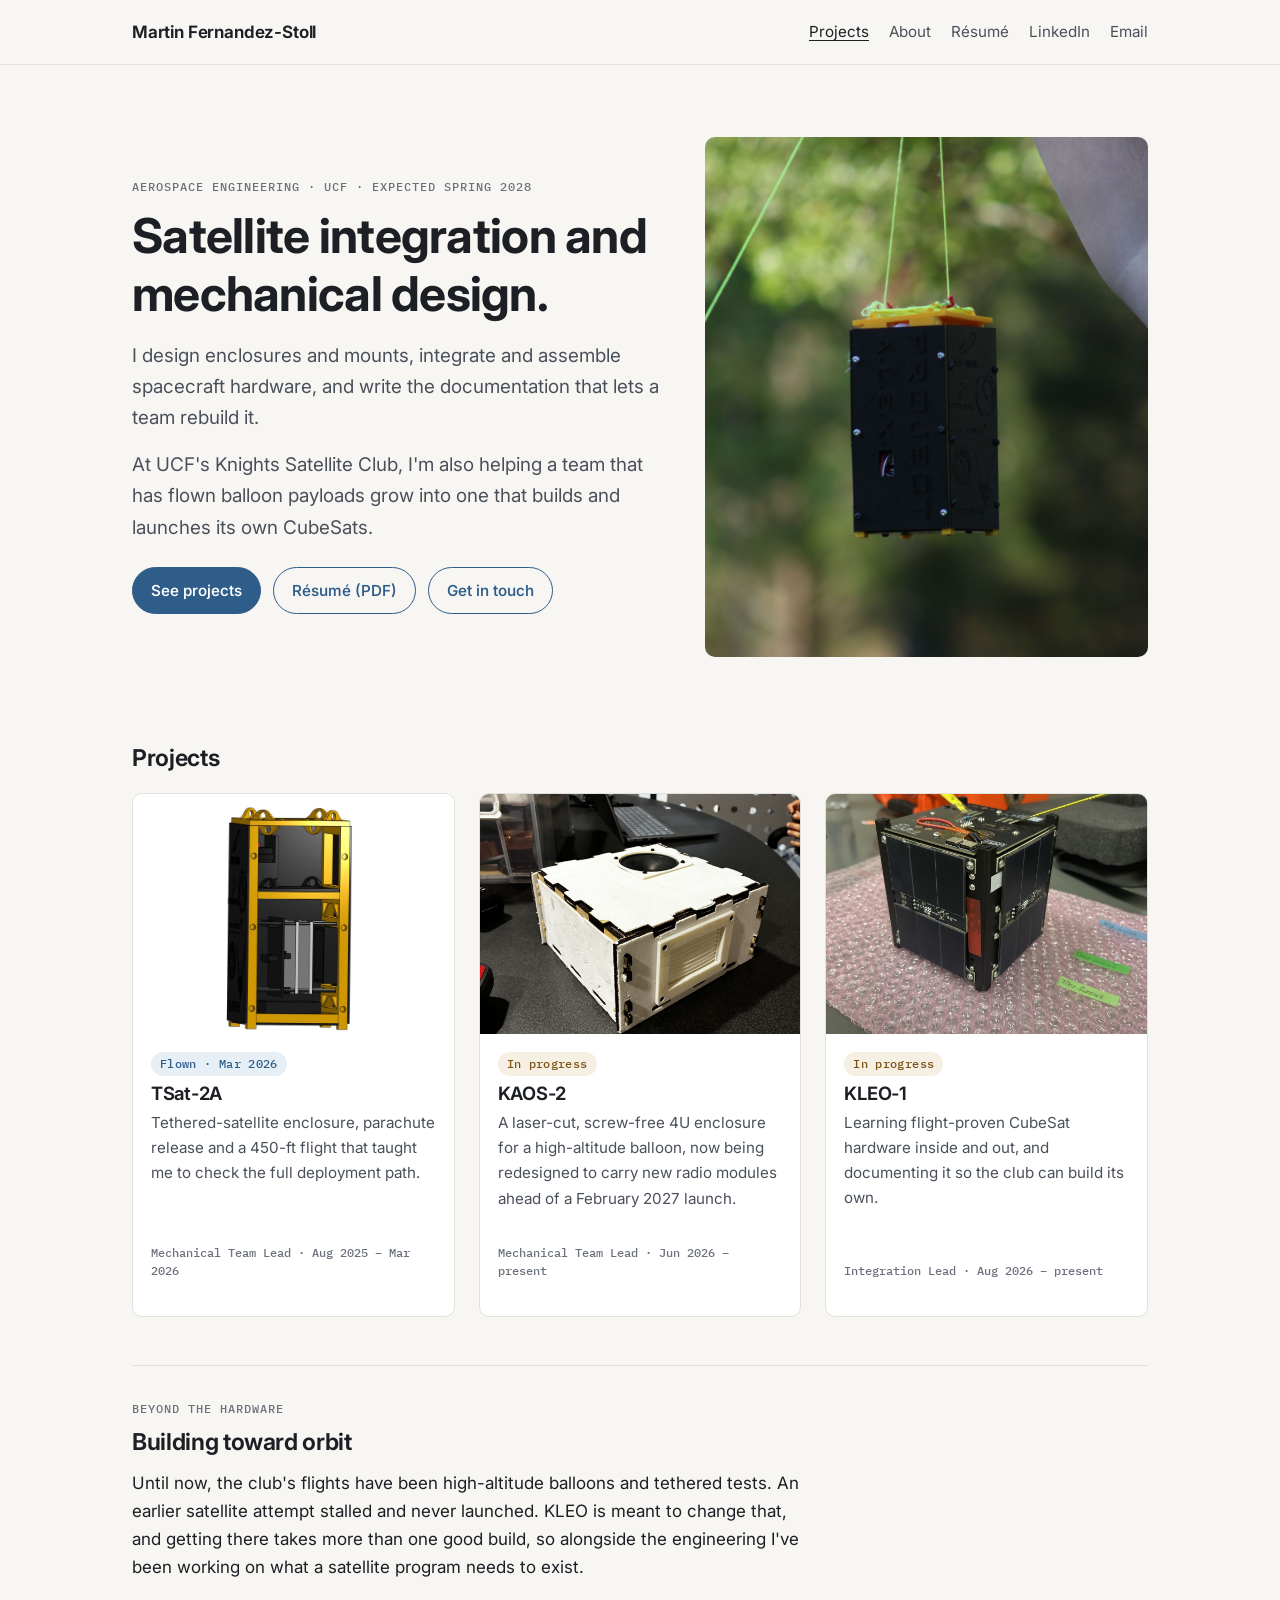
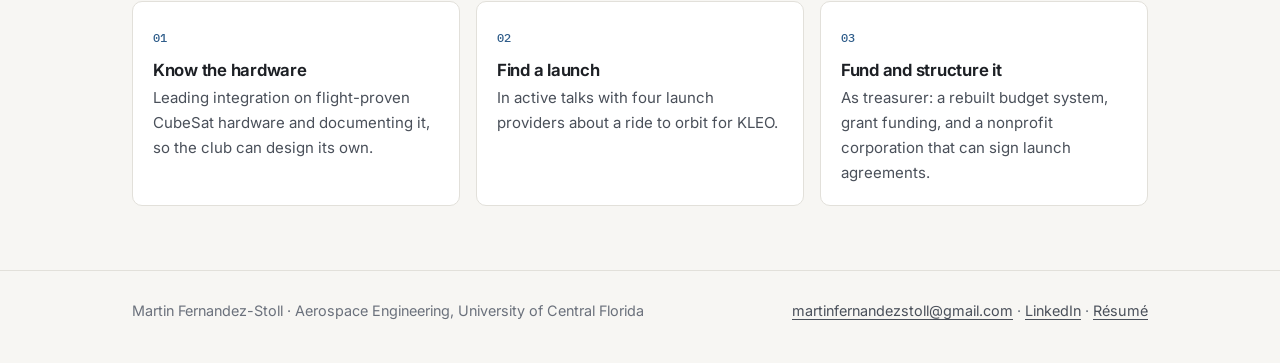
<file: index.html>
<!doctype html>
<html lang="en">
<head>
<meta charset="utf-8">
<meta name="viewport" content="width=device-width, initial-scale=1">
<title>Martin Fernandez-Stoll | Engineering Portfolio</title>
<meta name="description" content="Aerospace engineering student at UCF focused on satellite integration and mechanical design.">
<link rel="preconnect" href="https://fonts.googleapis.com">
<link rel="preconnect" href="https://fonts.gstatic.com" crossorigin>
<link href="https://fonts.googleapis.com/css2?family=IBM+Plex+Mono:wght@500&family=Inter:wght@400;550;650;700&display=swap" rel="stylesheet">
<link rel="stylesheet" href="assets/css/style.css">
</head>
<body>
<header class="site-header">
  <div class="wrap">
    <a class="brand" href="index.html">Martin Fernandez-Stoll</a>
    <nav class="nav" aria-label="Main"><a href="index.html" aria-current="page">Projects</a><a href="about.html">About</a><a href="assets/Martin_Fernandez-Stoll_Resume.pdf">Résumé</a><a href="https://www.linkedin.com/in/martinfernandezstoll" rel="noopener">LinkedIn</a><a href="mailto:martinfernandezstoll@gmail.com">Email</a></nav>
  </div>
</header>
<main class="wrap">

<section class="hero">
  <div>
    <p class="eyebrow">Aerospace Engineering · UCF · Expected Spring 2028</p>
    <h1>Satellite integration and mechanical design.</h1>
    <p class="lede" style="margin-top:1.1rem">I design enclosures and mounts, integrate and assemble spacecraft hardware, and write the documentation that lets a team rebuild it.</p>
    <p class="lede">At UCF's Knights Satellite Club, I'm also helping a team that has flown balloon payloads grow into one that builds and launches its own CubeSats.</p>
    <div class="actions">
      <a class="btn primary" href="#projects">See projects</a>
      <a class="btn" href="assets/Martin_Fernandez-Stoll_Resume.pdf">Résumé (PDF)</a>
      <a class="btn" href="mailto:martinfernandezstoll@gmail.com">Get in touch</a>
    </div>
  </div>
  <figure>
    <img src="assets/img/tsat-assembled-hanging.jpg" alt="The black and yellow TSat-2A enclosure hanging from its tether lines outdoors" width="1067" height="1600">
  </figure>
</section>

<div class="section-title" id="projects"><h2 style="margin:0">Projects</h2></div>
<div class="cards">
  <a class="card" href="tsat-2a.html">
    <img src="assets/img/tsat-cad-open.jpg" alt="TSat-2A enclosure CAD with the panel open" loading="lazy">
    <div class="body">
      <span class="status">Flown · Mar 2026</span>
      <h3>TSat-2A</h3>
      <p class="sub">Tethered-satellite enclosure, parachute release and a 450-ft flight that taught me to check the full deployment path.</p>
      <p class="meta">Mechanical Team Lead · Aug 2025 – Mar 2026</p>
    </div>
  </a>
  <a class="card" href="kaos-2.html">
    <img src="assets/img/kaos-built.jpg" alt="The built KAOS-2 wooden enclosure with a speaker and vent panel" loading="lazy">
    <div class="body">
      <span class="status open">In progress</span>
      <h3>KAOS-2</h3>
      <p class="sub">A laser-cut, screw-free 4U enclosure for a high-altitude balloon, now being redesigned to carry new radio modules ahead of a February 2027 launch.</p>
      <p class="meta">Mechanical Team Lead · Jun 2026 – present</p>
    </div>
  </a>
  <a class="card" href="kleo-1.html">
    <img src="assets/img/kleo-overview.jpg" alt="Assembled PROVES CubeSat engineering unit with solar panels" loading="lazy">
    <div class="body">
      <span class="status open">In progress</span>
      <h3>KLEO-1</h3>
      <p class="sub">Learning flight-proven CubeSat hardware inside and out, and documenting it so the club can build its own.</p>
      <p class="meta">Integration Lead · Aug 2026 – present</p>
    </div>
  </a>
</div>

<section class="program">
  <div class="prose">
    <p class="eyebrow">Beyond the hardware</p>
    <h2 style="margin-top:0">Building toward orbit</h2>
    <p>Until now, the club's flights have been high-altitude balloons and tethered tests. An earlier satellite attempt stalled and never launched. KLEO is meant to change that, and getting there takes more than one good build, so alongside the engineering I've been working on what a satellite program needs to exist.</p>
  </div>
  <div class="pillars">
    <a class="pillar" href="kleo-1.html"><span class="pnum">01</span><h3>Know the hardware</h3><p>Leading integration on flight-proven CubeSat hardware and documenting it, so the club can design its own.</p></a>
    <a class="pillar" href="about.html#launch"><span class="pnum">02</span><h3>Find a launch</h3><p>In active talks with four launch providers about a ride to orbit for KLEO.</p></a>
    <a class="pillar" href="about.html#treasurer"><span class="pnum">03</span><h3>Fund and structure it</h3><p>As treasurer: a rebuilt budget system, grant funding, and a nonprofit corporation that can sign launch agreements.</p></a>
  </div>
</section>

</main>
<footer class="site-footer">
  <div class="wrap">
    <span>Martin Fernandez-Stoll · Aerospace Engineering, University of Central Florida</span>
    <span><a href="mailto:martinfernandezstoll@gmail.com">martinfernandezstoll@gmail.com</a> · <a href="https://www.linkedin.com/in/martinfernandezstoll" rel="noopener">LinkedIn</a> · <a href="assets/Martin_Fernandez-Stoll_Resume.pdf">Résumé</a></span>
  </div>
</footer>
</body>
</html>
</file>
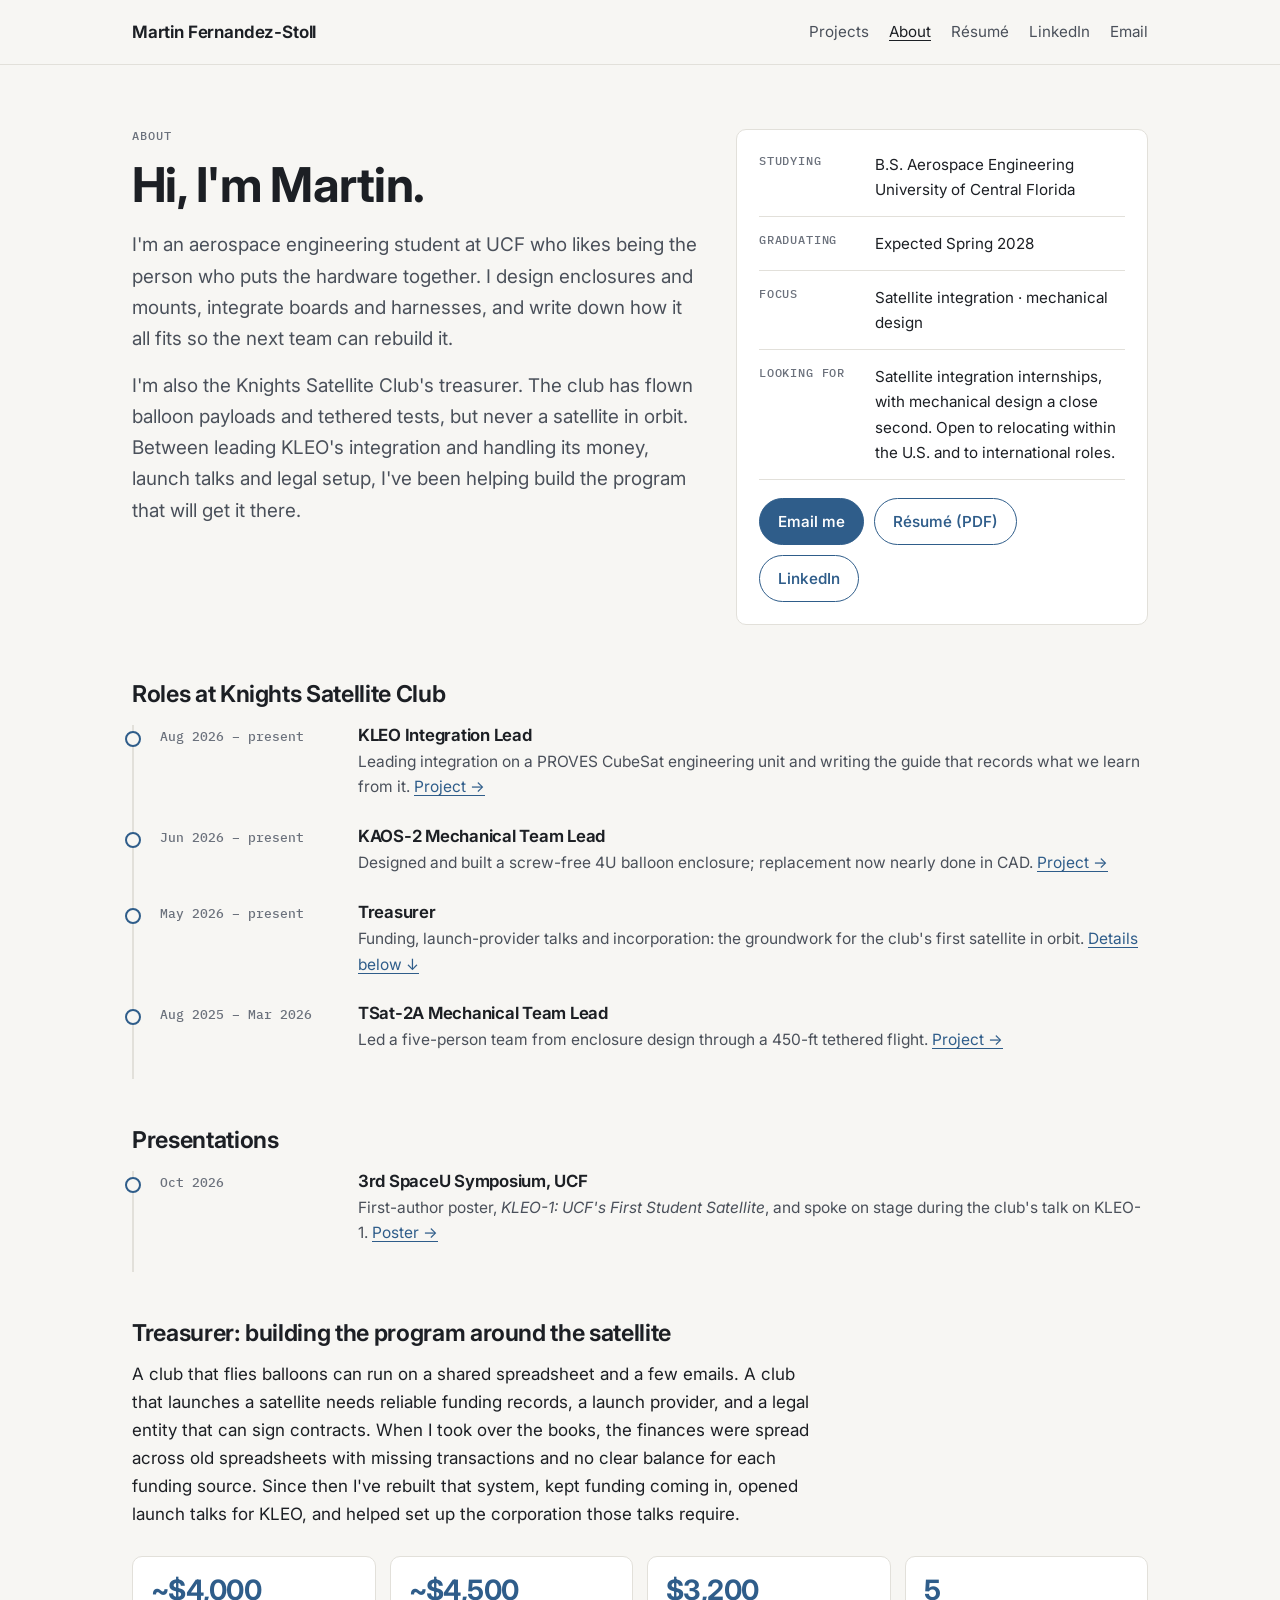
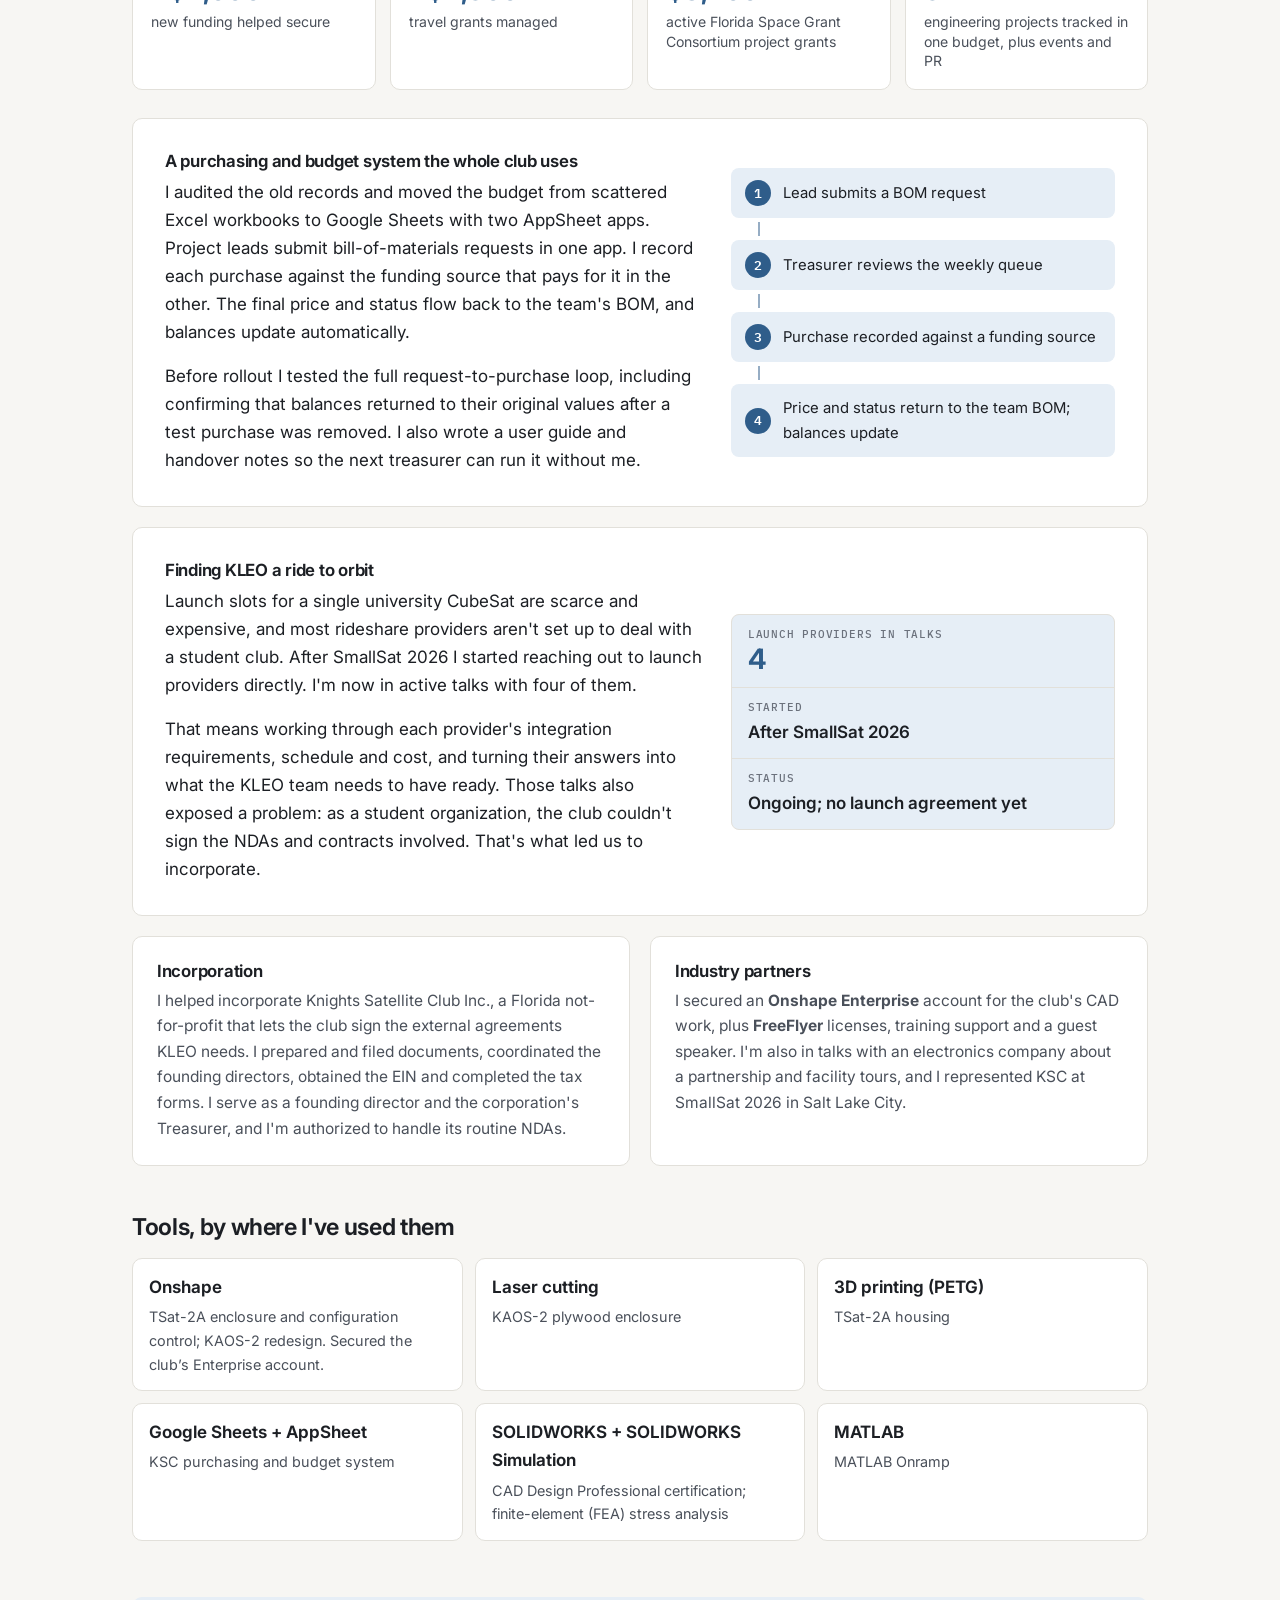
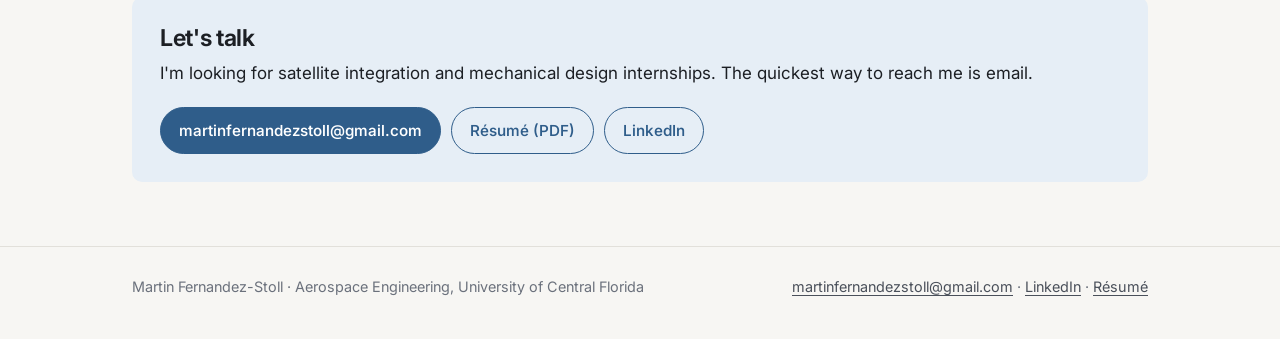
<file: about.html>
<!doctype html>
<html lang="en">
<head>
<meta charset="utf-8">
<meta name="viewport" content="width=device-width, initial-scale=1">
<title>About | Martin Fernandez-Stoll</title>
<meta name="description" content="About Martin Fernandez-Stoll, aerospace engineering student at UCF.">
<link rel="preconnect" href="https://fonts.googleapis.com">
<link rel="preconnect" href="https://fonts.gstatic.com" crossorigin>
<link href="https://fonts.googleapis.com/css2?family=IBM+Plex+Mono:wght@500&family=Inter:wght@400;550;650;700&display=swap" rel="stylesheet">
<link rel="stylesheet" href="assets/css/style.css">
</head>
<body>
<header class="site-header">
  <div class="wrap">
    <a class="brand" href="index.html">Martin Fernandez-Stoll</a>
    <nav class="nav" aria-label="Main"><a href="index.html">Projects</a><a href="about.html" aria-current="page">About</a><a href="assets/Martin_Fernandez-Stoll_Resume.pdf">Résumé</a><a href="https://www.linkedin.com/in/martinfernandezstoll" rel="noopener">LinkedIn</a><a href="mailto:martinfernandezstoll@gmail.com">Email</a></nav>
  </div>
</header>
<main class="wrap">

<section class="about-hero">
  <div>
    <p class="eyebrow">About</p>
    <h1>Hi, I'm Martin.</h1>
    <p class="lede" style="margin-top:1rem">I'm an aerospace engineering student at UCF who likes being the person who puts the hardware together. I design enclosures and mounts, integrate boards and harnesses, and write down how it all fits so the next team can rebuild it.</p>
    <p class="lede">I'm also the Knights Satellite Club's treasurer. The club has flown balloon payloads and tethered tests, but never a satellite in orbit. Between leading KLEO's integration and handling its money, launch talks and legal setup, I've been helping build the program that will get it there.</p>
  </div>
  <aside class="glance" aria-label="At a glance">
    <div class="glance-row"><span class="k">Studying</span><span class="v">B.S. Aerospace Engineering<br>University of Central Florida</span></div>
    <div class="glance-row"><span class="k">Graduating</span><span class="v">Expected Spring 2028</span></div>
    <div class="glance-row"><span class="k">Focus</span><span class="v">Satellite integration · mechanical design</span></div>
    <div class="glance-row"><span class="k">Looking for</span><span class="v">Satellite integration internships, with mechanical design a close second. Open to relocating within the U.S. and to international roles.</span></div>
    <div class="glance-actions">
      <a class="btn primary" href="mailto:martinfernandezstoll@gmail.com">Email me</a>
      <a class="btn" href="assets/Martin_Fernandez-Stoll_Resume.pdf">Résumé (PDF)</a>
      <a class="btn" href="https://www.linkedin.com/in/martinfernandezstoll" rel="noopener">LinkedIn</a>
    </div>
  </aside>
</section>

<section>
  <h2>Roles at Knights Satellite Club</h2>
  <ol class="timeline">
    <li><span class="when">Aug 2026 – present</span><div><h3>KLEO Integration Lead</h3><p>Leading integration on a PROVES CubeSat engineering unit and writing the guide that records what we learn from it. <a href="kleo-1.html">Project →</a></p></div></li>
    <li><span class="when">Jun 2026 – present</span><div><h3>KAOS-2 Mechanical Team Lead</h3><p>Designed and built a screw-free 4U balloon enclosure; replacement now nearly done in CAD. <a href="kaos-2.html">Project →</a></p></div></li>
    <li><span class="when">May 2026 – present</span><div><h3>Treasurer</h3><p>Funding, launch-provider talks and incorporation: the groundwork for the club's first satellite in orbit. <a href="#treasurer">Details below ↓</a></p></div></li>
    <li><span class="when">Aug 2025 – Mar 2026</span><div><h3>TSat-2A Mechanical Team Lead</h3><p>Led a five-person team from enclosure design through a 450-ft tethered flight. <a href="tsat-2a.html">Project →</a></p></div></li>
  </ol>
</section>

<section>
  <h2>Presentations</h2>
  <ol class="timeline">
    <li><span class="when">Oct 2026</span><div><h3>3rd SpaceU Symposium, UCF</h3><p>First-author poster, <em>KLEO-1: UCF's First Student Satellite</em>, and spoke on stage during the club's talk on KLEO-1. <a href="kleo-1.html#spaceu">Poster →</a></p></div></li>
  </ol>
</section>

<section id="treasurer">
  <h2>Treasurer: building the program around the satellite</h2>
  <p class="prose">A club that flies balloons can run on a shared spreadsheet and a few emails. A club that launches a satellite needs reliable funding records, a launch provider, and a legal entity that can sign contracts. When I took over the books, the finances were spread across old spreadsheets with missing transactions and no clear balance for each funding source. Since then I've rebuilt that system, kept funding coming in, opened launch talks for KLEO, and helped set up the corporation those talks require.</p>
  <div class="stats">
    <div class="stat"><span class="num">~$4,000</span><span class="lbl">new funding helped secure</span></div>
    <div class="stat"><span class="num">~$4,500</span><span class="lbl">travel grants managed</span></div>
    <div class="stat"><span class="num">$3,200</span><span class="lbl">active Florida Space Grant Consortium project grants</span></div>
    <div class="stat"><span class="num">5</span><span class="lbl">engineering projects tracked in one budget, plus events and PR</span></div>
  </div>

  <div class="feature">
    <div class="feature-text">
      <h3>A purchasing and budget system the whole club uses</h3>
      <p>I audited the old records and moved the budget from scattered Excel workbooks to Google Sheets with two AppSheet apps. Project leads submit bill-of-materials requests in one app. I record each purchase against the funding source that pays for it in the other. The final price and status flow back to the team's BOM, and balances update automatically.</p>
      <p>Before rollout I tested the full request-to-purchase loop, including confirming that balances returned to their original values after a test purchase was removed. I also wrote a user guide and handover notes so the next treasurer can run it without me.</p>
    </div>
    <ol class="flow" aria-label="How a purchase moves through the system">
      <li><span class="step">1</span>Lead submits a BOM request</li>
      <li><span class="step">2</span>Treasurer reviews the weekly queue</li>
      <li><span class="step">3</span>Purchase recorded against a funding source</li>
      <li><span class="step">4</span>Price and status return to the team BOM; balances update</li>
    </ol>
  </div>

  <div class="feature" id="launch">
    <div class="feature-text">
      <h3>Finding KLEO a ride to orbit</h3>
      <p>Launch slots for a single university CubeSat are scarce and expensive, and most rideshare providers aren't set up to deal with a student club. After SmallSat 2026 I started reaching out to launch providers directly. I'm now in active talks with four of them.</p>
      <p>That means working through each provider's integration requirements, schedule and cost, and turning their answers into what the KLEO team needs to have ready. Those talks also exposed a problem: as a student organization, the club couldn't sign the NDAs and contracts involved. That's what led us to incorporate.</p>
    </div>
    <dl class="side-facts">
      <div><dt>Launch providers in talks</dt><dd>4</dd></div>
      <div><dt>Started</dt><dd>After SmallSat 2026</dd></div>
      <div><dt>Status</dt><dd>Ongoing; no launch agreement yet</dd></div>
    </dl>
  </div>

  <div class="feature-grid">
    <article class="mini">
      <h3>Incorporation</h3>
      <p>I helped incorporate Knights Satellite Club Inc., a Florida not-for-profit that lets the club sign the external agreements KLEO needs. I prepared and filed documents, coordinated the founding directors, obtained the EIN and completed the tax forms. I serve as a founding director and the corporation's Treasurer, and I'm authorized to handle its routine NDAs.</p>
    </article>
    <article class="mini">
      <h3>Industry partners</h3>
      <p>I secured an <strong>Onshape Enterprise</strong> account for the club's CAD work, plus <strong>FreeFlyer</strong> licenses, training support and a guest speaker. I'm also in talks with an electronics company about a partnership and facility tours, and I represented KSC at SmallSat 2026 in Salt Lake City.</p>
    </article>
  </div>
</section>

<section>
  <h2>Tools, by where I've used them</h2>
  <div class="tool-grid">
    <div class="tool"><span class="tname">Onshape</span><span class="tuse">TSat-2A enclosure and configuration control; KAOS-2 redesign. Secured the club’s Enterprise account.</span></div>
    <div class="tool"><span class="tname">Laser cutting</span><span class="tuse">KAOS-2 plywood enclosure</span></div>
    <div class="tool"><span class="tname">3D printing (PETG)</span><span class="tuse">TSat-2A housing</span></div>
    <div class="tool"><span class="tname">Google Sheets + AppSheet</span><span class="tuse">KSC purchasing and budget system</span></div>
    <div class="tool"><span class="tname">SOLIDWORKS + SOLIDWORKS Simulation</span><span class="tuse">CAD Design Professional certification; finite-element (FEA) stress analysis</span></div>
    <div class="tool"><span class="tname">MATLAB</span><span class="tuse">MATLAB Onramp</span></div>
  </div>
</section>

<section class="cta-band">
  <div>
    <h2 style="margin:0 0 .4rem">Let's talk</h2>
    <p style="margin:0">I'm looking for satellite integration and mechanical design internships. The quickest way to reach me is email.</p>
  </div>
  <div class="glance-actions">
    <a class="btn primary" href="mailto:martinfernandezstoll@gmail.com">martinfernandezstoll@gmail.com</a>
    <a class="btn" href="assets/Martin_Fernandez-Stoll_Resume.pdf">Résumé (PDF)</a>
    <a class="btn" href="https://www.linkedin.com/in/martinfernandezstoll" rel="noopener">LinkedIn</a>
  </div>
</section>

</main>
<footer class="site-footer">
  <div class="wrap">
    <span>Martin Fernandez-Stoll · Aerospace Engineering, University of Central Florida</span>
    <span><a href="mailto:martinfernandezstoll@gmail.com">martinfernandezstoll@gmail.com</a> · <a href="https://www.linkedin.com/in/martinfernandezstoll" rel="noopener">LinkedIn</a> · <a href="assets/Martin_Fernandez-Stoll_Resume.pdf">Résumé</a></span>
  </div>
</footer>
</body>
</html>
</file>
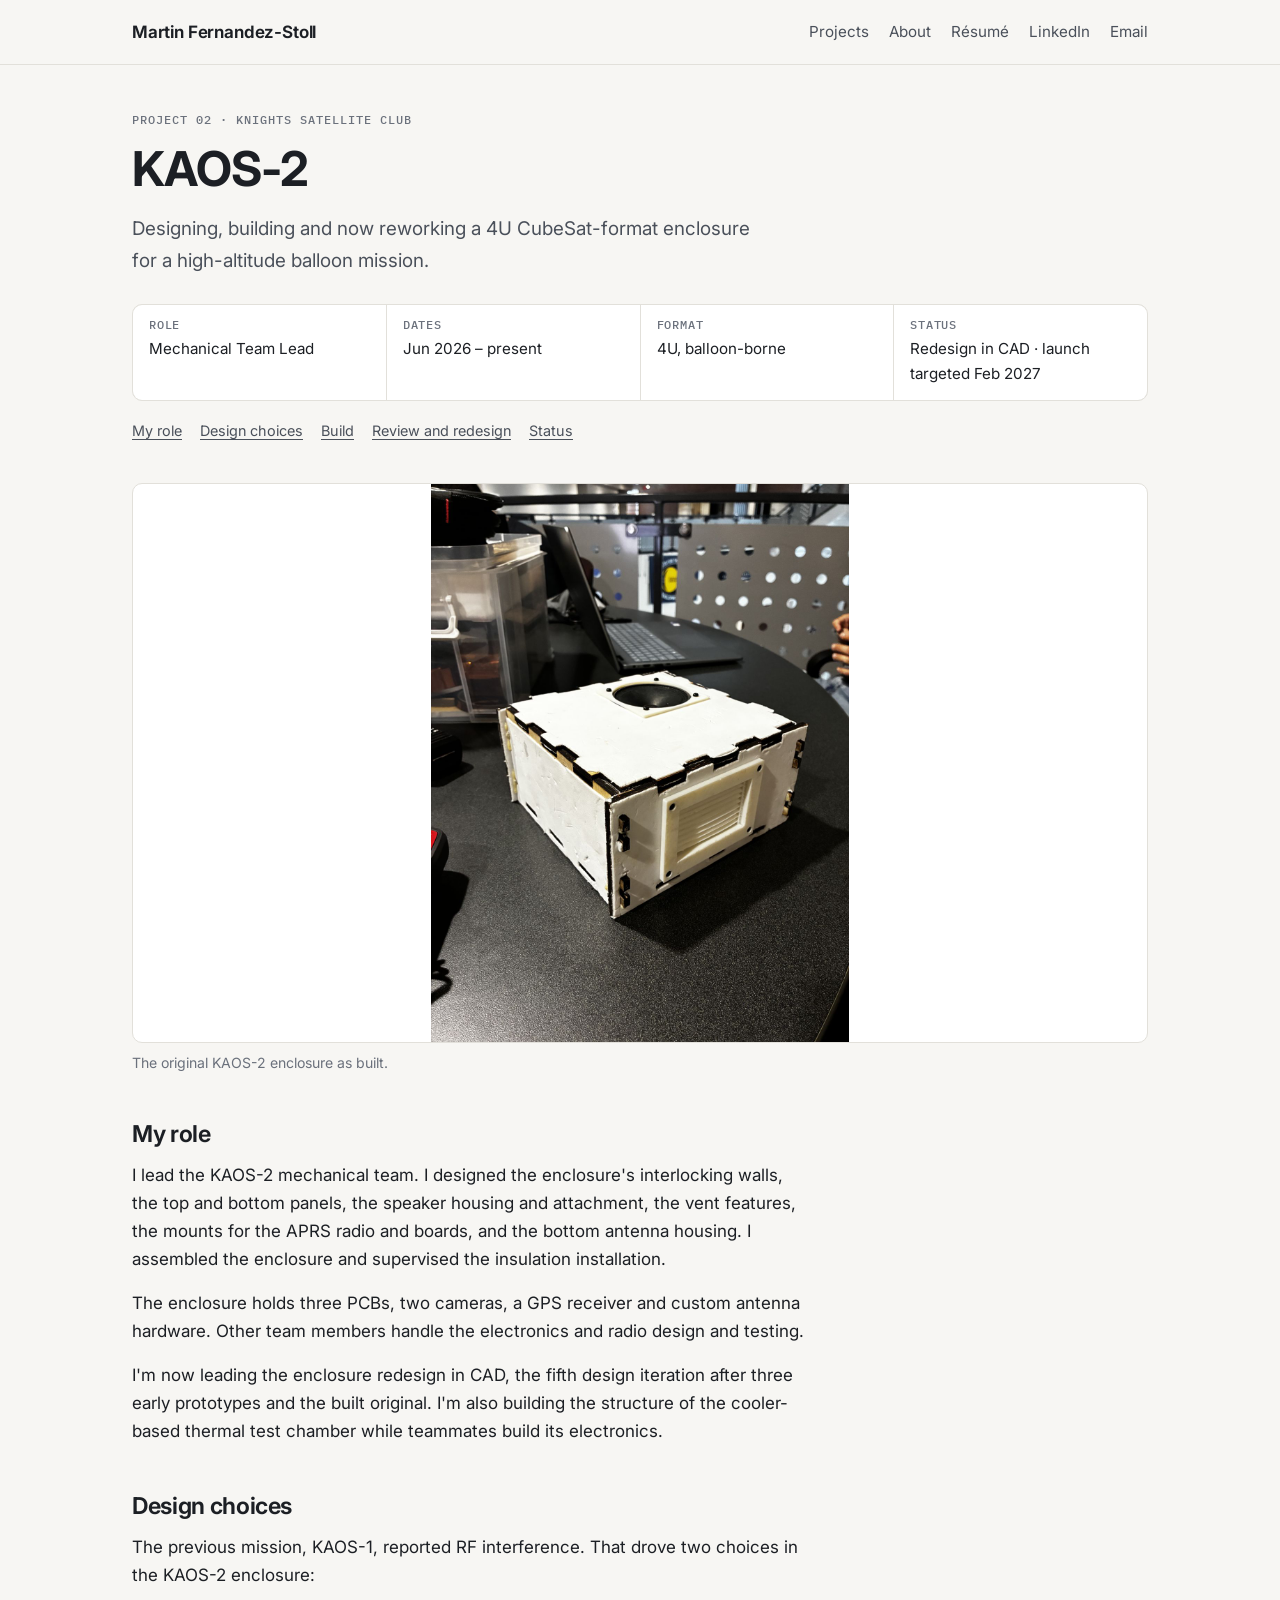
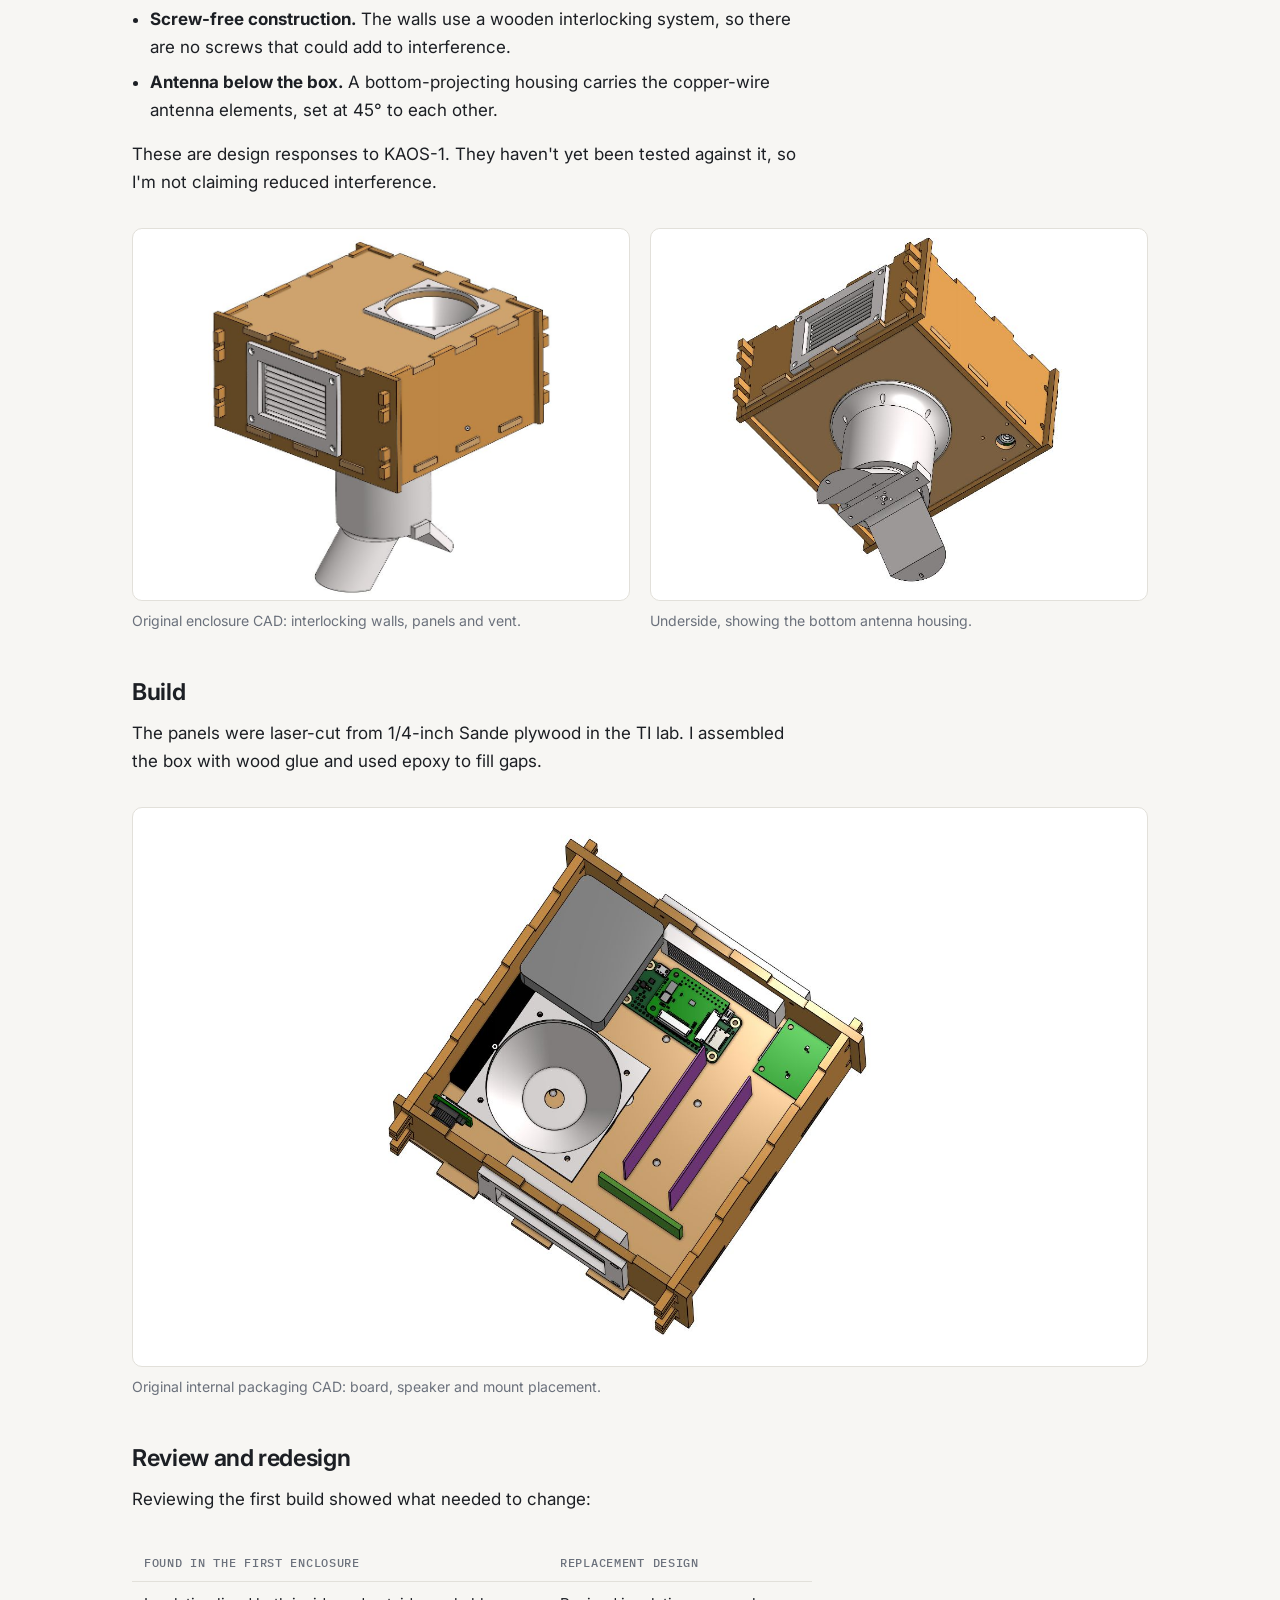
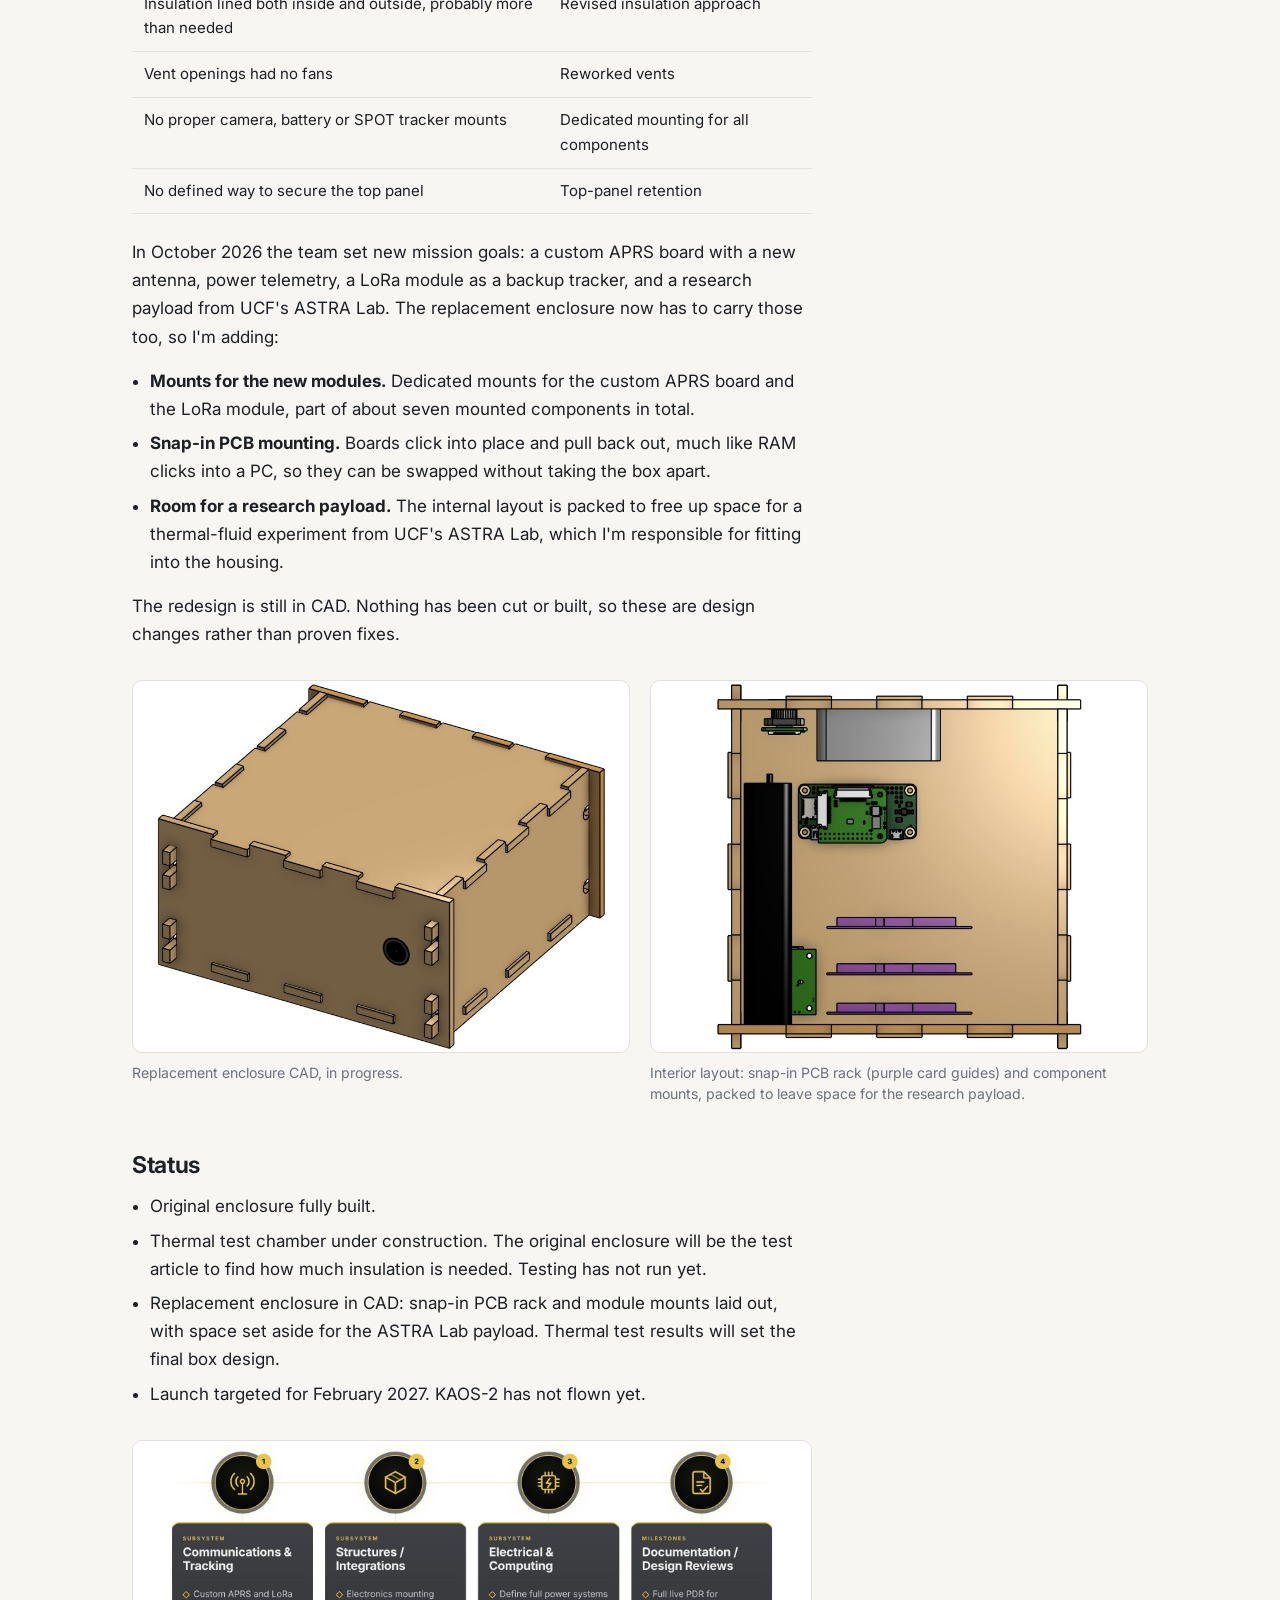
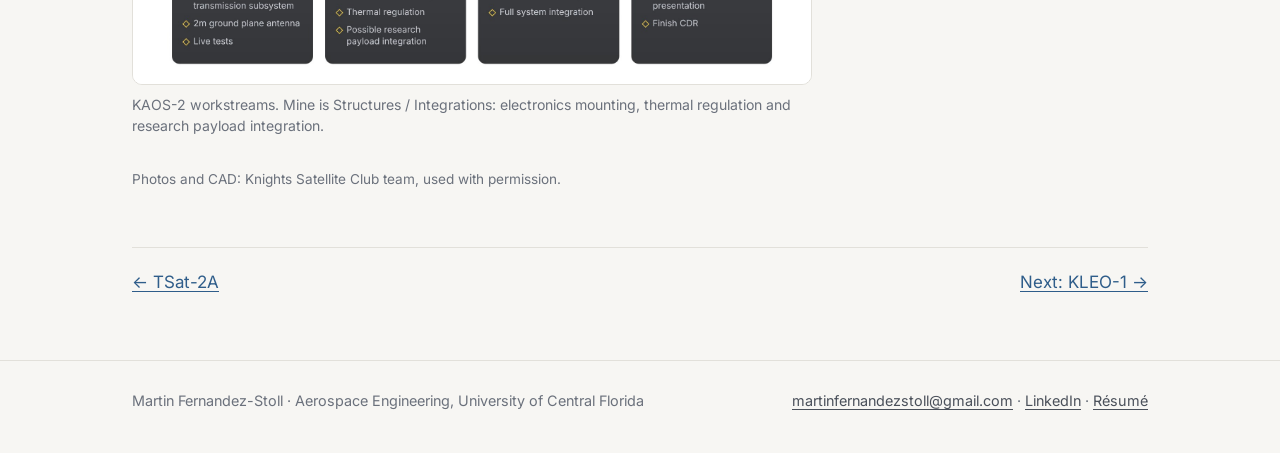
<file: kaos-2.html>
<!doctype html>
<html lang="en">
<head>
<meta charset="utf-8">
<meta name="viewport" content="width=device-width, initial-scale=1">
<title>KAOS-2 | Martin Fernandez-Stoll</title>
<meta name="description" content="Design, build and redesign of the KAOS-2 balloon-mission enclosure.">
<link rel="preconnect" href="https://fonts.googleapis.com">
<link rel="preconnect" href="https://fonts.gstatic.com" crossorigin>
<link href="https://fonts.googleapis.com/css2?family=IBM+Plex+Mono:wght@500&family=Inter:wght@400;550;650;700&display=swap" rel="stylesheet">
<link rel="stylesheet" href="assets/css/style.css">
</head>
<body>
<header class="site-header">
  <div class="wrap">
    <a class="brand" href="index.html">Martin Fernandez-Stoll</a>
    <nav class="nav" aria-label="Main"><a href="index.html">Projects</a><a href="about.html">About</a><a href="assets/Martin_Fernandez-Stoll_Resume.pdf">Résumé</a><a href="https://www.linkedin.com/in/martinfernandezstoll" rel="noopener">LinkedIn</a><a href="mailto:martinfernandezstoll@gmail.com">Email</a></nav>
  </div>
</header>
<main class="wrap">

<section class="project-head">
  <p class="eyebrow">Project 02 · Knights Satellite Club</p>
  <h1>KAOS-2</h1>
  <p class="lede" style="margin-top:1rem">Designing, building and now reworking a 4U CubeSat-format enclosure for a high-altitude balloon mission.</p>
  <dl class="facts"><div><dt>Role</dt><dd>Mechanical Team Lead</dd></div><div><dt>Dates</dt><dd>Jun 2026 – present</dd></div><div><dt>Format</dt><dd>4U, balloon-borne</dd></div><div><dt>Status</dt><dd>Redesign in CAD · launch targeted Feb 2027</dd></div></dl>
  <ul class="toc">
    <li><a href="#role">My role</a></li><li><a href="#design">Design choices</a></li>
    <li><a href="#build">Build</a></li><li><a href="#redesign">Review and redesign</a></li><li><a href="#status">Status</a></li>
  </ul>
</section>

<figure class="figure"><img src="assets/img/kaos-built.jpg" alt="The built KAOS-2 enclosure: interlocking wooden panels with a speaker on one face and a printed vent on another" loading="lazy"><figcaption>The original KAOS-2 enclosure as built.</figcaption></figure>

<div class="prose">
<h2 id="role">My role</h2>
<p>I lead the KAOS-2 mechanical team. I designed the enclosure's interlocking walls, the top and bottom panels, the speaker housing and attachment, the vent features, the mounts for the APRS radio and boards, and the bottom antenna housing. I assembled the enclosure and supervised the insulation installation.</p>
<p>The enclosure holds three PCBs, two cameras, a GPS receiver and custom antenna hardware. Other team members handle the electronics and radio design and testing.</p>
<p>I'm now leading the enclosure redesign in CAD, the fifth design iteration after three early prototypes and the built original. I'm also building the structure of the cooler-based thermal test chamber while teammates build its electronics.</p>

<h2 id="design">Design choices</h2>
<p>The previous mission, KAOS-1, reported RF interference. That drove two choices in the KAOS-2 enclosure:</p>
<ul class="clean">
  <li><strong>Screw-free construction.</strong> The walls use a wooden interlocking system, so there are no screws that could add to interference.</li>
  <li><strong>Antenna below the box.</strong> A bottom-projecting housing carries the copper-wire antenna elements, set at 45° to each other.</li>
</ul>
<p>These are design responses to KAOS-1. They haven't yet been tested against it, so I'm not claiming reduced interference.</p>
</div>

<div class="grid-2"><figure><img src="assets/img/kaos-cad-exterior.jpg" alt="CAD of the original KAOS-2 enclosure exterior with interlocking walls and a vent" class="contain" loading="lazy"><figcaption>Original enclosure CAD: interlocking walls, panels and vent.</figcaption></figure><figure><img src="assets/img/kaos-cad-underside.jpg" alt="CAD view of the enclosure underside showing the antenna housing" class="contain" loading="lazy"><figcaption>Underside, showing the bottom antenna housing.</figcaption></figure></div>

<div class="prose">
<h2 id="build">Build</h2>
<p>The panels were laser-cut from 1/4-inch Sande plywood in the TI lab. I assembled the box with wood glue and used epoxy to fill gaps.</p>
</div>

<figure class="figure"><img src="assets/img/kaos-cad-internal.jpg" alt="CAD of the enclosure interior showing board and speaker placement" loading="lazy"><figcaption>Original internal packaging CAD: board, speaker and mount placement.</figcaption></figure>

<div class="prose">
<h2 id="redesign">Review and redesign</h2>
<p>Reviewing the first build showed what needed to change:</p>
<div class="table-scroll"><table>
<thead><tr><th>Found in the first enclosure</th><th>Replacement design</th></tr></thead>
<tbody>
<tr><td>Insulation lined both inside and outside, probably more than needed</td><td>Revised insulation approach</td></tr>
<tr><td>Vent openings had no fans</td><td>Reworked vents</td></tr>
<tr><td>No proper camera, battery or SPOT tracker mounts</td><td>Dedicated mounting for all components</td></tr>
<tr><td>No defined way to secure the top panel</td><td>Top-panel retention</td></tr>
</tbody></table></div>
<p>In October 2026 the team set new mission goals: a custom APRS board with a new antenna, power telemetry, a LoRa module as a backup tracker, and a research payload from UCF's ASTRA Lab. The replacement enclosure now has to carry those too, so I'm adding:</p>
<ul class="clean">
  <li><strong>Mounts for the new modules.</strong> Dedicated mounts for the custom APRS board and the LoRa module, part of about seven mounted components in total.</li>
  <li><strong>Snap-in PCB mounting.</strong> Boards click into place and pull back out, much like RAM clicks into a PC, so they can be swapped without taking the box apart.</li>
  <li><strong>Room for a research payload.</strong> The internal layout is packed to free up space for a thermal-fluid experiment from UCF's ASTRA Lab, which I'm responsible for fitting into the housing.</li>
</ul>
<p>The redesign is still in CAD. Nothing has been cut or built, so these are design changes rather than proven fixes.</p>
</div>

<div class="grid-2"><figure><img src="assets/img/kaos-redesign-iso.jpg" alt="CAD of the replacement KAOS-2 enclosure: a plywood box with tab-and-slot interlocking panels and a round port on the front face" class="contain" loading="lazy"><figcaption>Replacement enclosure CAD, in progress.</figcaption></figure><figure><img src="assets/img/kaos-redesign-layout.jpg" alt="Top-down CAD of the replacement enclosure interior showing a flight computer board, camera, battery pack and three purple card-guide slots for snap-in PCBs" class="contain" loading="lazy"><figcaption>Interior layout: snap-in PCB rack (purple card guides) and component mounts, packed to leave space for the research payload.</figcaption></figure></div>

<div class="prose">

<h2 id="status">Status</h2>
<ul class="clean">
  <li>Original enclosure fully built.</li>
  <li>Thermal test chamber under construction. The original enclosure will be the test article to find how much insulation is needed. Testing has not run yet.</li>
  <li>Replacement enclosure in CAD: snap-in PCB rack and module mounts laid out, with space set aside for the ASTRA Lab payload. Thermal test results will set the final box design.</li>
  <li>Launch targeted for February 2027. KAOS-2 has not flown yet.</li>
</ul>
<figure class="figure"><img src="assets/img/kaos-subsystems.jpg" alt="KAOS-2 workstreams: communications and tracking, structures and integrations, electrical and computing, and documentation and design reviews" loading="lazy"><figcaption>KAOS-2 workstreams. Mine is Structures / Integrations: electronics mounting, thermal regulation and research payload integration.</figcaption></figure>
<p class="credits">Photos and CAD: Knights Satellite Club team, used with permission.</p>
</div>

<nav class="next-prev"><a href="tsat-2a.html">← TSat-2A</a><a href="kleo-1.html">Next: KLEO-1 →</a></nav>

</main>
<footer class="site-footer">
  <div class="wrap">
    <span>Martin Fernandez-Stoll · Aerospace Engineering, University of Central Florida</span>
    <span><a href="mailto:martinfernandezstoll@gmail.com">martinfernandezstoll@gmail.com</a> · <a href="https://www.linkedin.com/in/martinfernandezstoll" rel="noopener">LinkedIn</a> · <a href="assets/Martin_Fernandez-Stoll_Resume.pdf">Résumé</a></span>
  </div>
</footer>
</body>
</html>
</file>
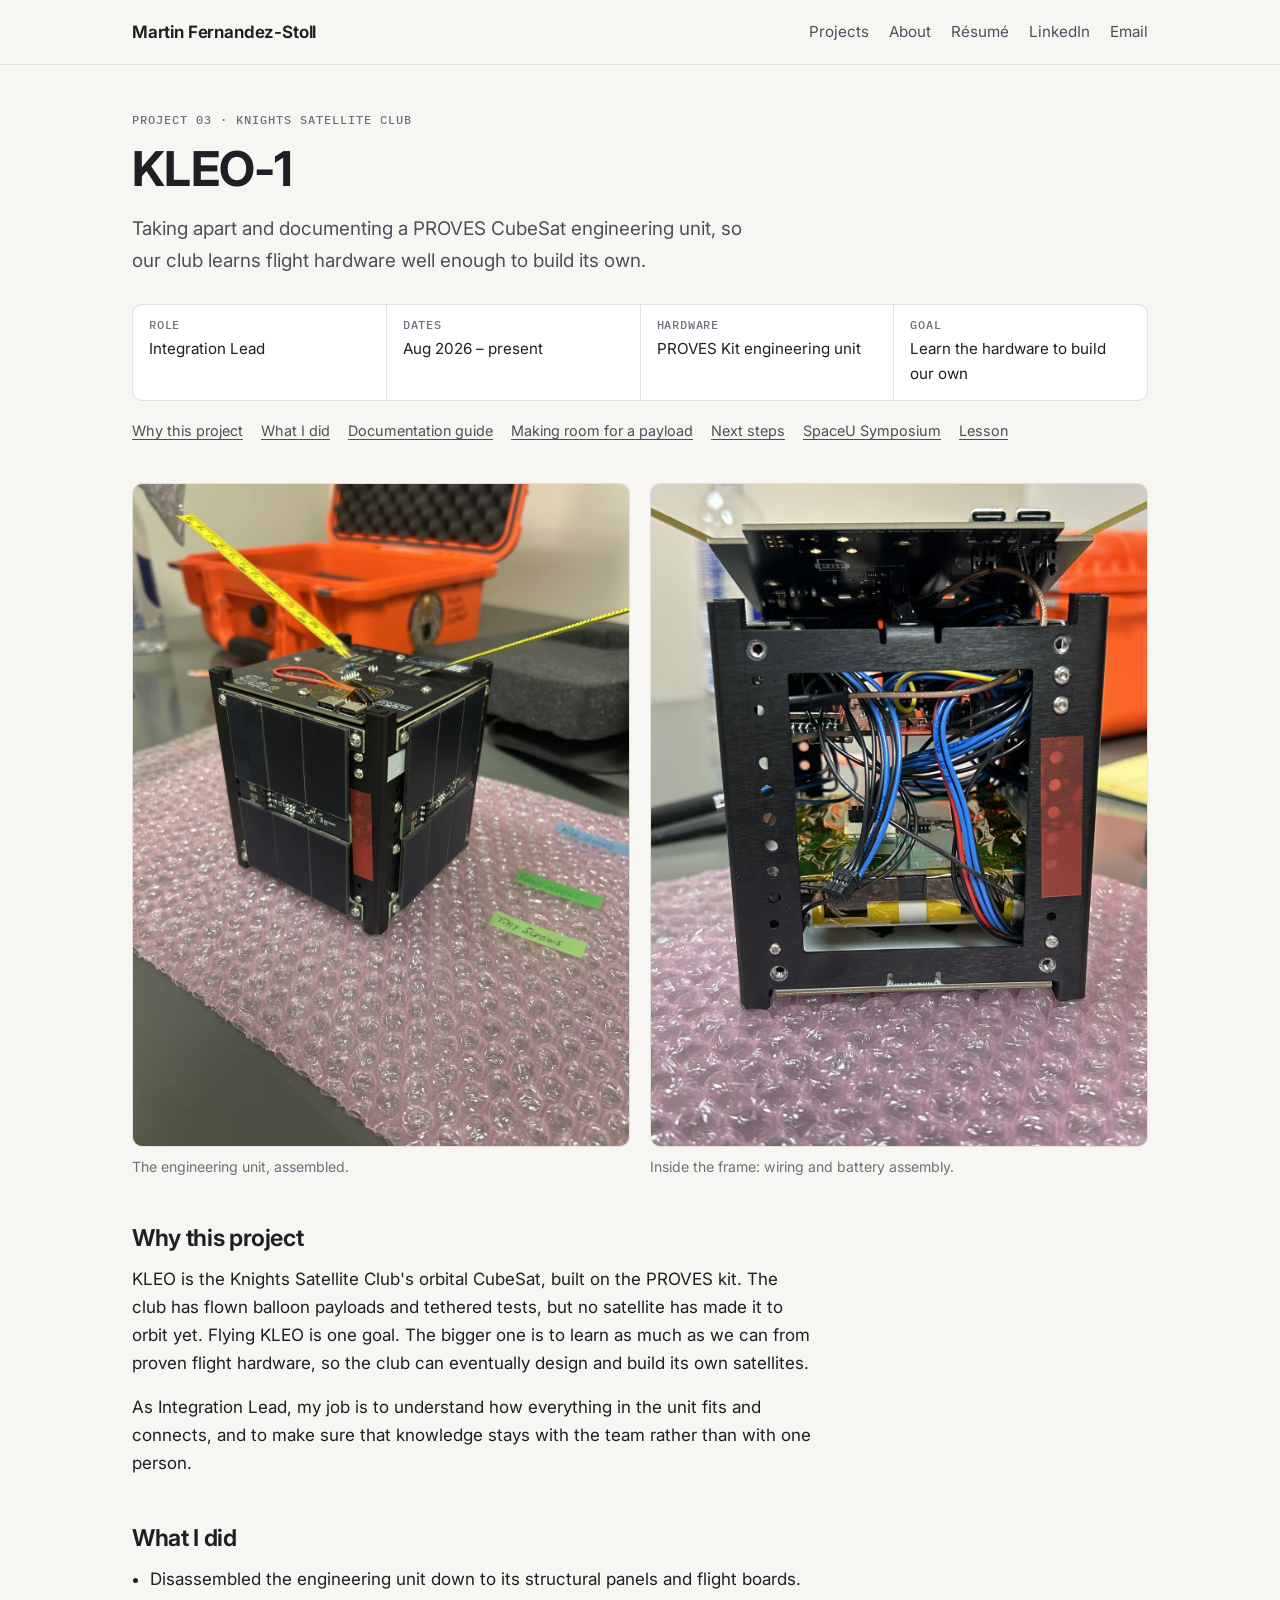
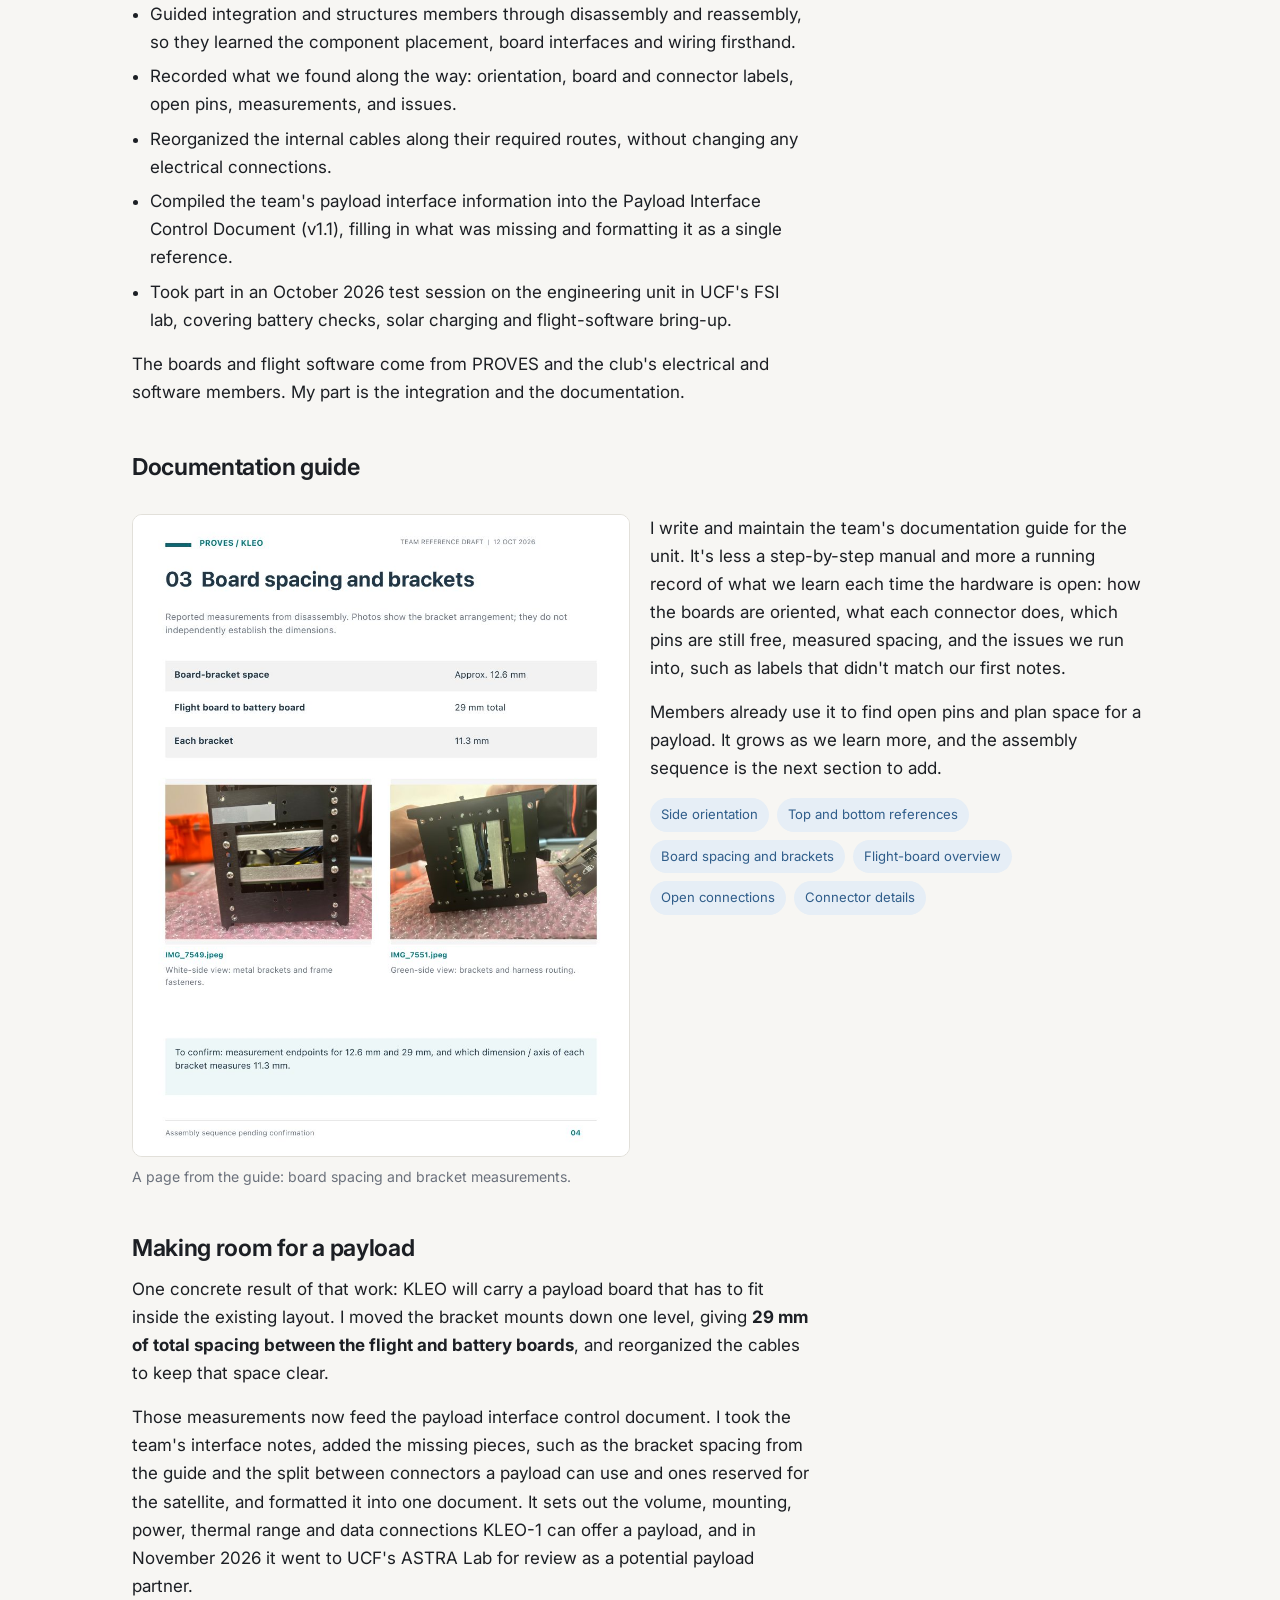
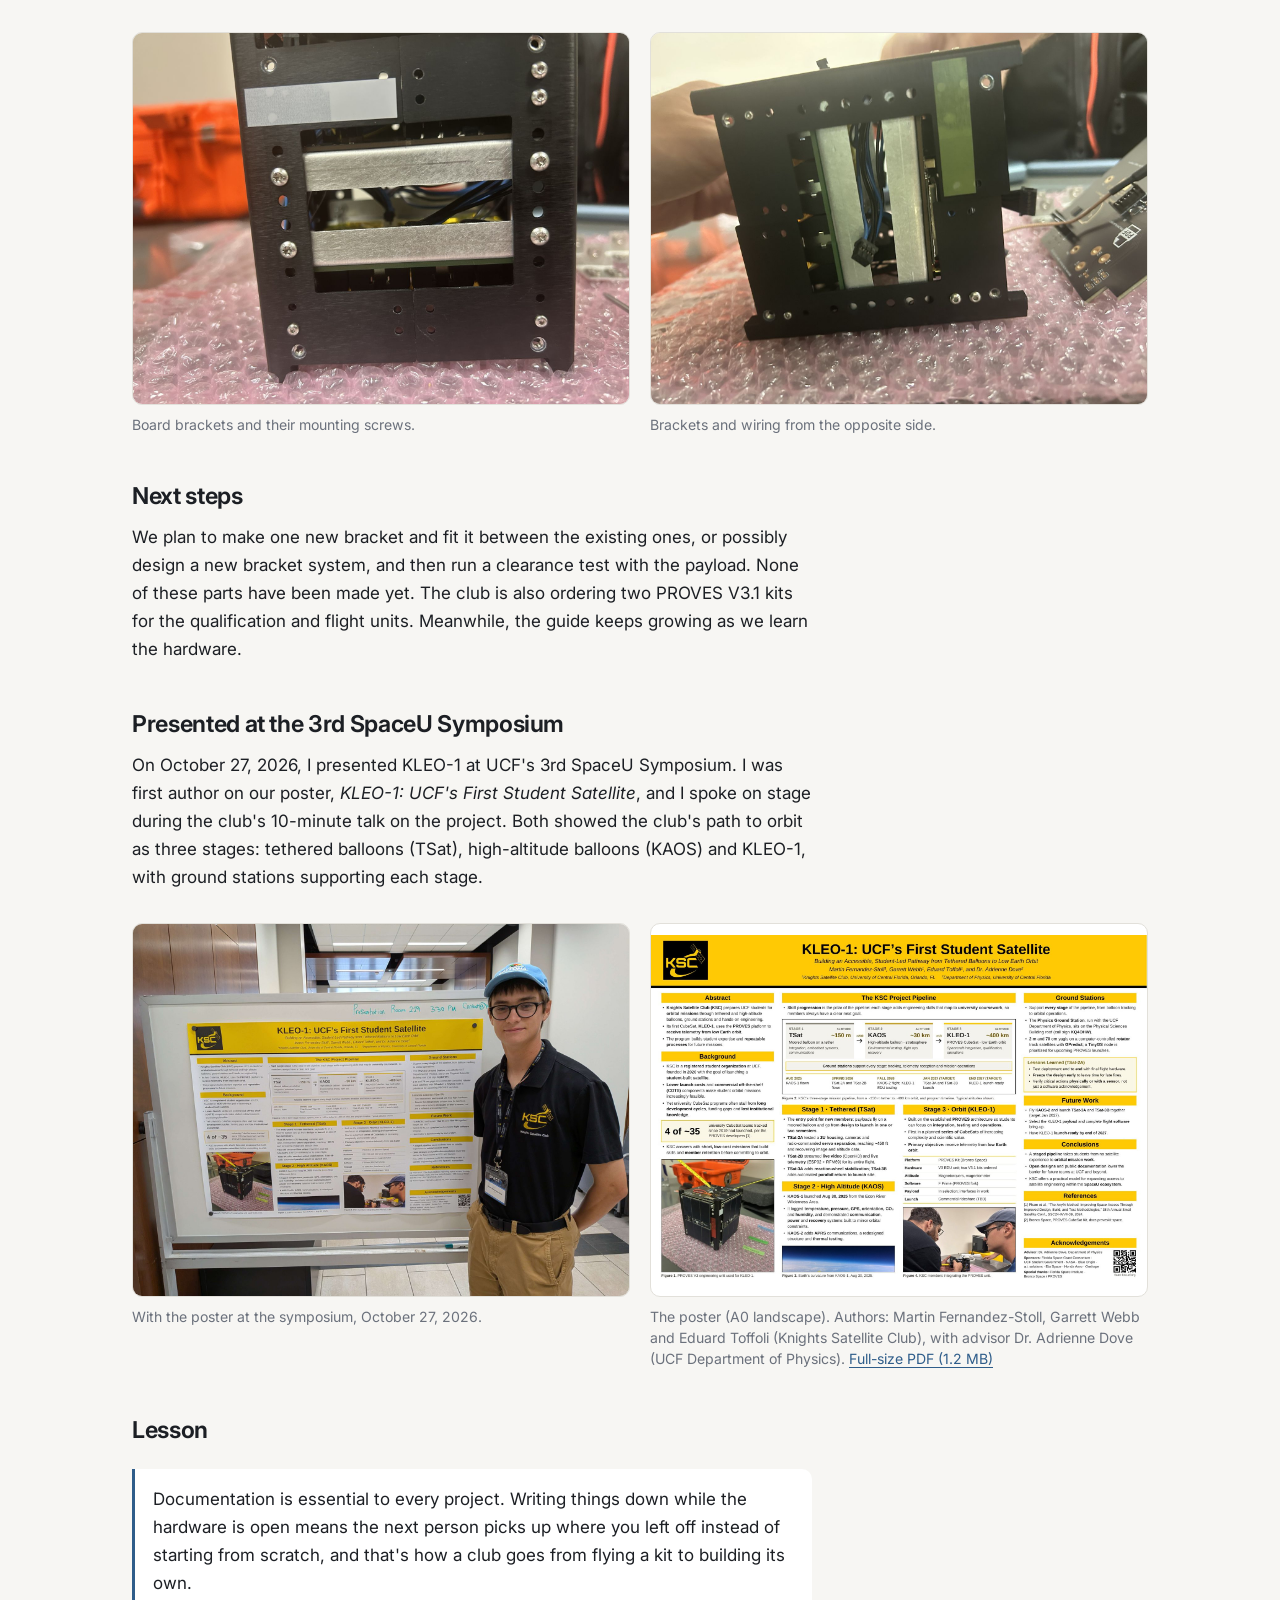
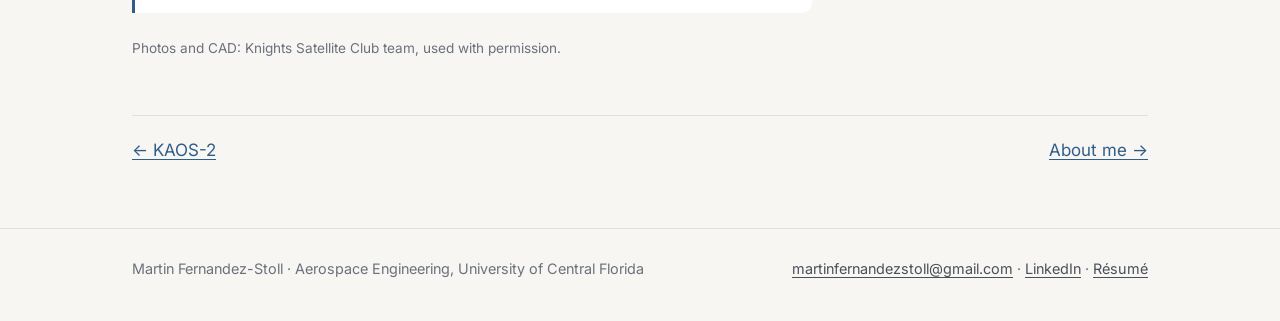
<file: kleo-1.html>
<!doctype html>
<html lang="en">
<head>
<meta charset="utf-8">
<meta name="viewport" content="width=device-width, initial-scale=1">
<title>KLEO-1 | Martin Fernandez-Stoll</title>
<meta name="description" content="Integration and hardware documentation for a PROVES CubeSat engineering unit.">
<link rel="preconnect" href="https://fonts.googleapis.com">
<link rel="preconnect" href="https://fonts.gstatic.com" crossorigin>
<link href="https://fonts.googleapis.com/css2?family=IBM+Plex+Mono:wght@500&family=Inter:wght@400;550;650;700&display=swap" rel="stylesheet">
<link rel="stylesheet" href="assets/css/style.css">
</head>
<body>
<header class="site-header">
  <div class="wrap">
    <a class="brand" href="index.html">Martin Fernandez-Stoll</a>
    <nav class="nav" aria-label="Main"><a href="index.html">Projects</a><a href="about.html">About</a><a href="assets/Martin_Fernandez-Stoll_Resume.pdf">Résumé</a><a href="https://www.linkedin.com/in/martinfernandezstoll" rel="noopener">LinkedIn</a><a href="mailto:martinfernandezstoll@gmail.com">Email</a></nav>
  </div>
</header>
<main class="wrap">

<section class="project-head">
  <p class="eyebrow">Project 03 · Knights Satellite Club</p>
  <h1>KLEO-1</h1>
  <p class="lede" style="margin-top:1rem">Taking apart and documenting a PROVES CubeSat engineering unit, so our club learns flight hardware well enough to build its own.</p>
  <dl class="facts"><div><dt>Role</dt><dd>Integration Lead</dd></div><div><dt>Dates</dt><dd>Aug 2026 – present</dd></div><div><dt>Hardware</dt><dd>PROVES Kit engineering unit</dd></div><div><dt>Goal</dt><dd>Learn the hardware to build our own</dd></div></dl>
  <ul class="toc">
    <li><a href="#why">Why this project</a></li><li><a href="#work">What I did</a></li>
    <li><a href="#guide">Documentation guide</a></li><li><a href="#payload">Making room for a payload</a></li>
    <li><a href="#next">Next steps</a></li><li><a href="#spaceu">SpaceU Symposium</a></li>
    <li><a href="#lesson">Lesson</a></li>
  </ul>
</section>

<div class="grid-2"><figure><img src="assets/img/kleo-overview.jpg" alt="Assembled CubeSat engineering unit with solar panels and tape antennas" class="tall" loading="lazy"><figcaption>The engineering unit, assembled.</figcaption></figure><figure><img src="assets/img/kleo-wiring.jpg" alt="Open CubeSat frame showing internal wiring and the battery assembly" class="tall" loading="lazy"><figcaption>Inside the frame: wiring and battery assembly.</figcaption></figure></div>

<div class="prose">
<h2 id="why">Why this project</h2>
<p>KLEO is the Knights Satellite Club's orbital CubeSat, built on the PROVES kit. The club has flown balloon payloads and tethered tests, but no satellite has made it to orbit yet. Flying KLEO is one goal. The bigger one is to learn as much as we can from proven flight hardware, so the club can eventually design and build its own satellites.</p>
<p>As Integration Lead, my job is to understand how everything in the unit fits and connects, and to make sure that knowledge stays with the team rather than with one person.</p>

<h2 id="work">What I did</h2>
<ul class="clean">
  <li>Disassembled the engineering unit down to its structural panels and flight boards.</li>
  <li>Guided integration and structures members through disassembly and reassembly, so they learned the component placement, board interfaces and wiring firsthand.</li>
  <li>Recorded what we found along the way: orientation, board and connector labels, open pins, measurements, and issues.</li>
  <li>Reorganized the internal cables along their required routes, without changing any electrical connections.</li>
  <li>Compiled the team's payload interface information into the Payload Interface Control Document (v1.1), filling in what was missing and formatting it as a single reference.</li>
  <li>Took part in an October 2026 test session on the engineering unit in UCF's FSI lab, covering battery checks, solar charging and flight-software bring-up.</li>
</ul>
<p>The boards and flight software come from PROVES and the club's electrical and software members. My part is the integration and the documentation.</p>
</div>

<h2 id="guide">Documentation guide</h2>
<div class="grid-2">
  <figure><img src="assets/img/kleo-guide-spacing.jpg" alt="Guide page titled Board spacing and brackets, with a measurement table and photos" class="contain" style="aspect-ratio:auto" loading="lazy"><figcaption>A page from the guide: board spacing and bracket measurements.</figcaption></figure>
  <div class="prose">
    <p>I write and maintain the team's documentation guide for the unit. It's less a step-by-step manual and more a running record of what we learn each time the hardware is open: how the boards are oriented, what each connector does, which pins are still free, measured spacing, and the issues we run into, such as labels that didn't match our first notes.</p>
    <p>Members already use it to find open pins and plan space for a payload. It grows as we learn more, and the assembly sequence is the next section to add.</p>
    <ul class="chips" aria-label="Guide sections">
      <li>Side orientation</li><li>Top and bottom references</li><li>Board spacing and brackets</li>
      <li>Flight-board overview</li><li>Open connections</li><li>Connector details</li>
    </ul>
  </div>
</div>

<div class="prose">
<h2 id="payload">Making room for a payload</h2>
<p>One concrete result of that work: KLEO will carry a payload board that has to fit inside the existing layout. I moved the bracket mounts down one level, giving <strong>29 mm of total spacing between the flight and battery boards</strong>, and reorganized the cables to keep that space clear.</p>
<p>Those measurements now feed the payload interface control document. I took the team's interface notes, added the missing pieces, such as the bracket spacing from the guide and the split between connectors a payload can use and ones reserved for the satellite, and formatted it into one document. It sets out the volume, mounting, power, thermal range and data connections KLEO-1 can offer a payload, and in November 2026 it went to UCF's ASTRA Lab for review as a potential payload partner.</p>
</div>

<div class="grid-2"><figure><img src="assets/img/kleo-brackets.jpg" alt="Side of the CubeSat frame showing two metal brackets and mounting screws" class="wide" loading="lazy"><figcaption>Board brackets and their mounting screws.</figcaption></figure><figure><img src="assets/img/kleo-brackets-green.jpg" alt="Opposite side of the frame showing brackets and wiring" class="wide" loading="lazy"><figcaption>Brackets and wiring from the opposite side.</figcaption></figure></div>

<div class="prose">
<h2 id="next">Next steps</h2>
<p>We plan to make one new bracket and fit it between the existing ones, or possibly design a new bracket system, and then run a clearance test with the payload. None of these parts have been made yet. The club is also ordering two PROVES V3.1 kits for the qualification and flight units. Meanwhile, the guide keeps growing as we learn the hardware.</p>
</div>

<h2 id="spaceu">Presented at the 3rd SpaceU Symposium</h2>
<div class="prose">
<p>On October 27, 2026, I presented KLEO-1 at UCF's 3rd SpaceU Symposium. I was first author on our poster, <em>KLEO-1: UCF's First Student Satellite</em>, and I spoke on stage during the club's 10-minute talk on the project. Both showed the club's path to orbit as three stages: tethered balloons (TSat), high-altitude balloons (KAOS) and KLEO-1, with ground stations supporting each stage.</p>
</div>
<div class="grid-2">
  <figure><img src="assets/img/kleo-spaceu-martin-poster.jpg" alt="Martin standing beside the KLEO-1 poster on a display board at the SpaceU Symposium" class="wide" loading="lazy"><figcaption>With the poster at the symposium, October 27, 2026.</figcaption></figure>
  <figure><a href="assets/KLEO-1_SpaceU_Poster.pdf"><img src="assets/img/kleo-spaceu-poster.jpg" alt="Conference poster titled KLEO-1: UCF's First Student Satellite, with sections on the KSC project pipeline, each stage, ground stations and lessons learned" class="contain" loading="lazy"></a><figcaption>The poster (A0 landscape). Authors: Martin Fernandez-Stoll, Garrett Webb and Eduard Toffoli (Knights Satellite Club), with advisor Dr. Adrienne Dove (UCF Department of Physics). <a href="assets/KLEO-1_SpaceU_Poster.pdf">Full-size PDF (1.2 MB)</a></figcaption></figure>
</div>

<div class="prose">

<h2 id="lesson">Lesson</h2>
<div class="callout"><p>Documentation is essential to every project. Writing things down while the hardware is open means the next person picks up where you left off instead of starting from scratch, and that's how a club goes from flying a kit to building its own.</p></div>
<p class="credits">Photos and CAD: Knights Satellite Club team, used with permission.</p>
</div>

<nav class="next-prev"><a href="kaos-2.html">← KAOS-2</a><a href="about.html">About me →</a></nav>

</main>
<footer class="site-footer">
  <div class="wrap">
    <span>Martin Fernandez-Stoll · Aerospace Engineering, University of Central Florida</span>
    <span><a href="mailto:martinfernandezstoll@gmail.com">martinfernandezstoll@gmail.com</a> · <a href="https://www.linkedin.com/in/martinfernandezstoll" rel="noopener">LinkedIn</a> · <a href="assets/Martin_Fernandez-Stoll_Resume.pdf">Résumé</a></span>
  </div>
</footer>
</body>
</html>
</file>
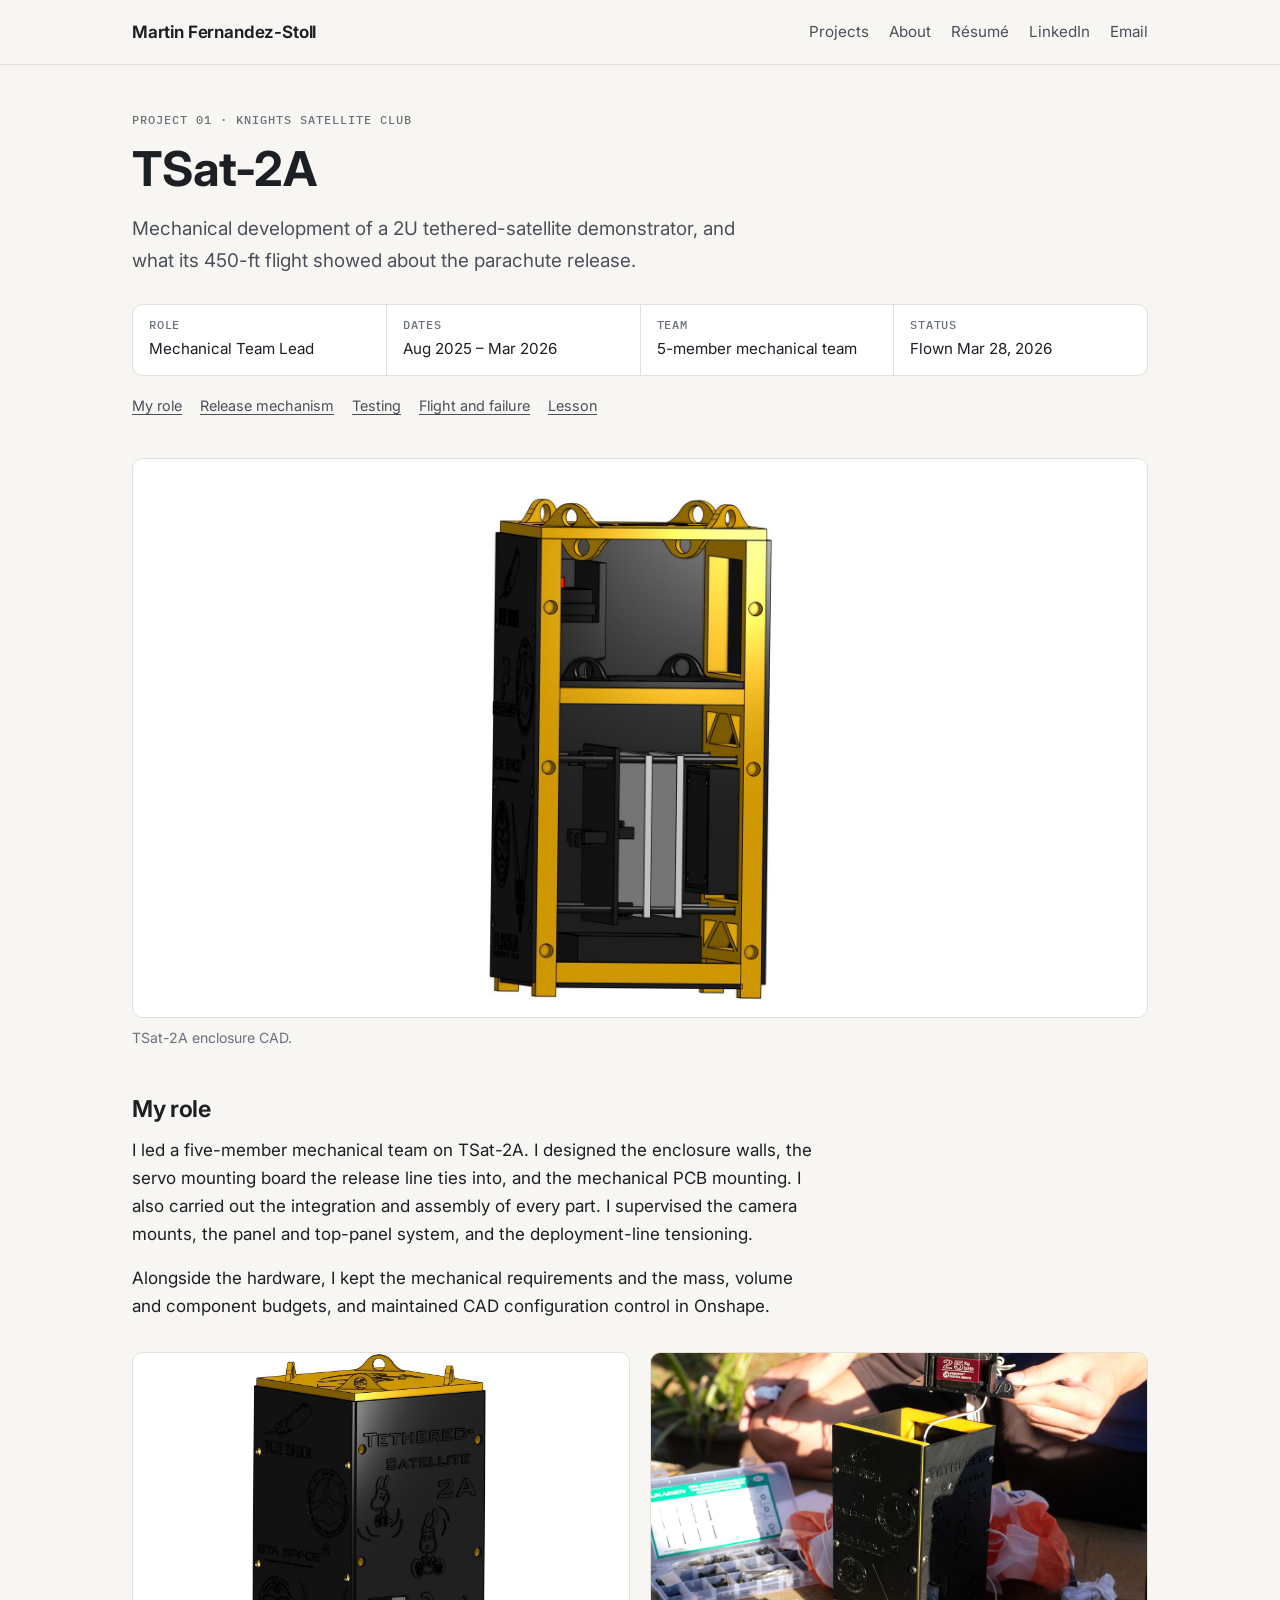
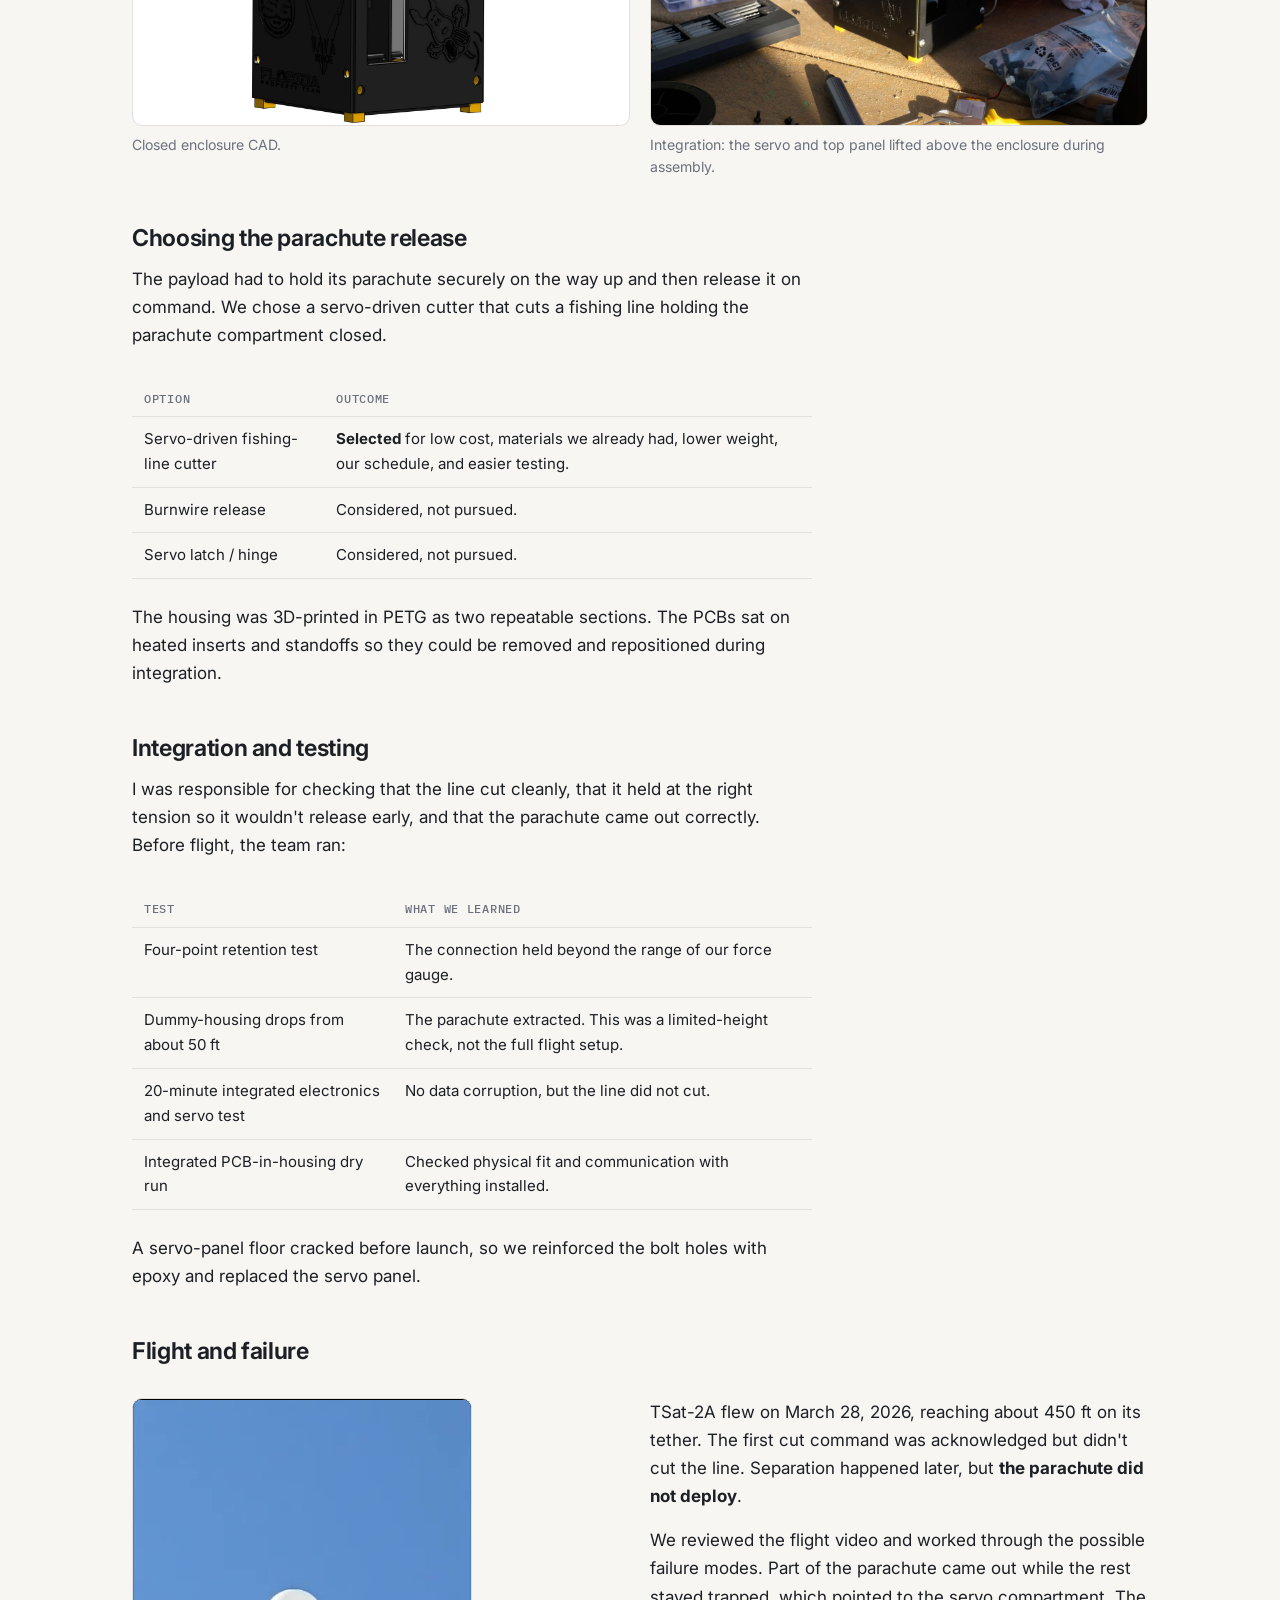
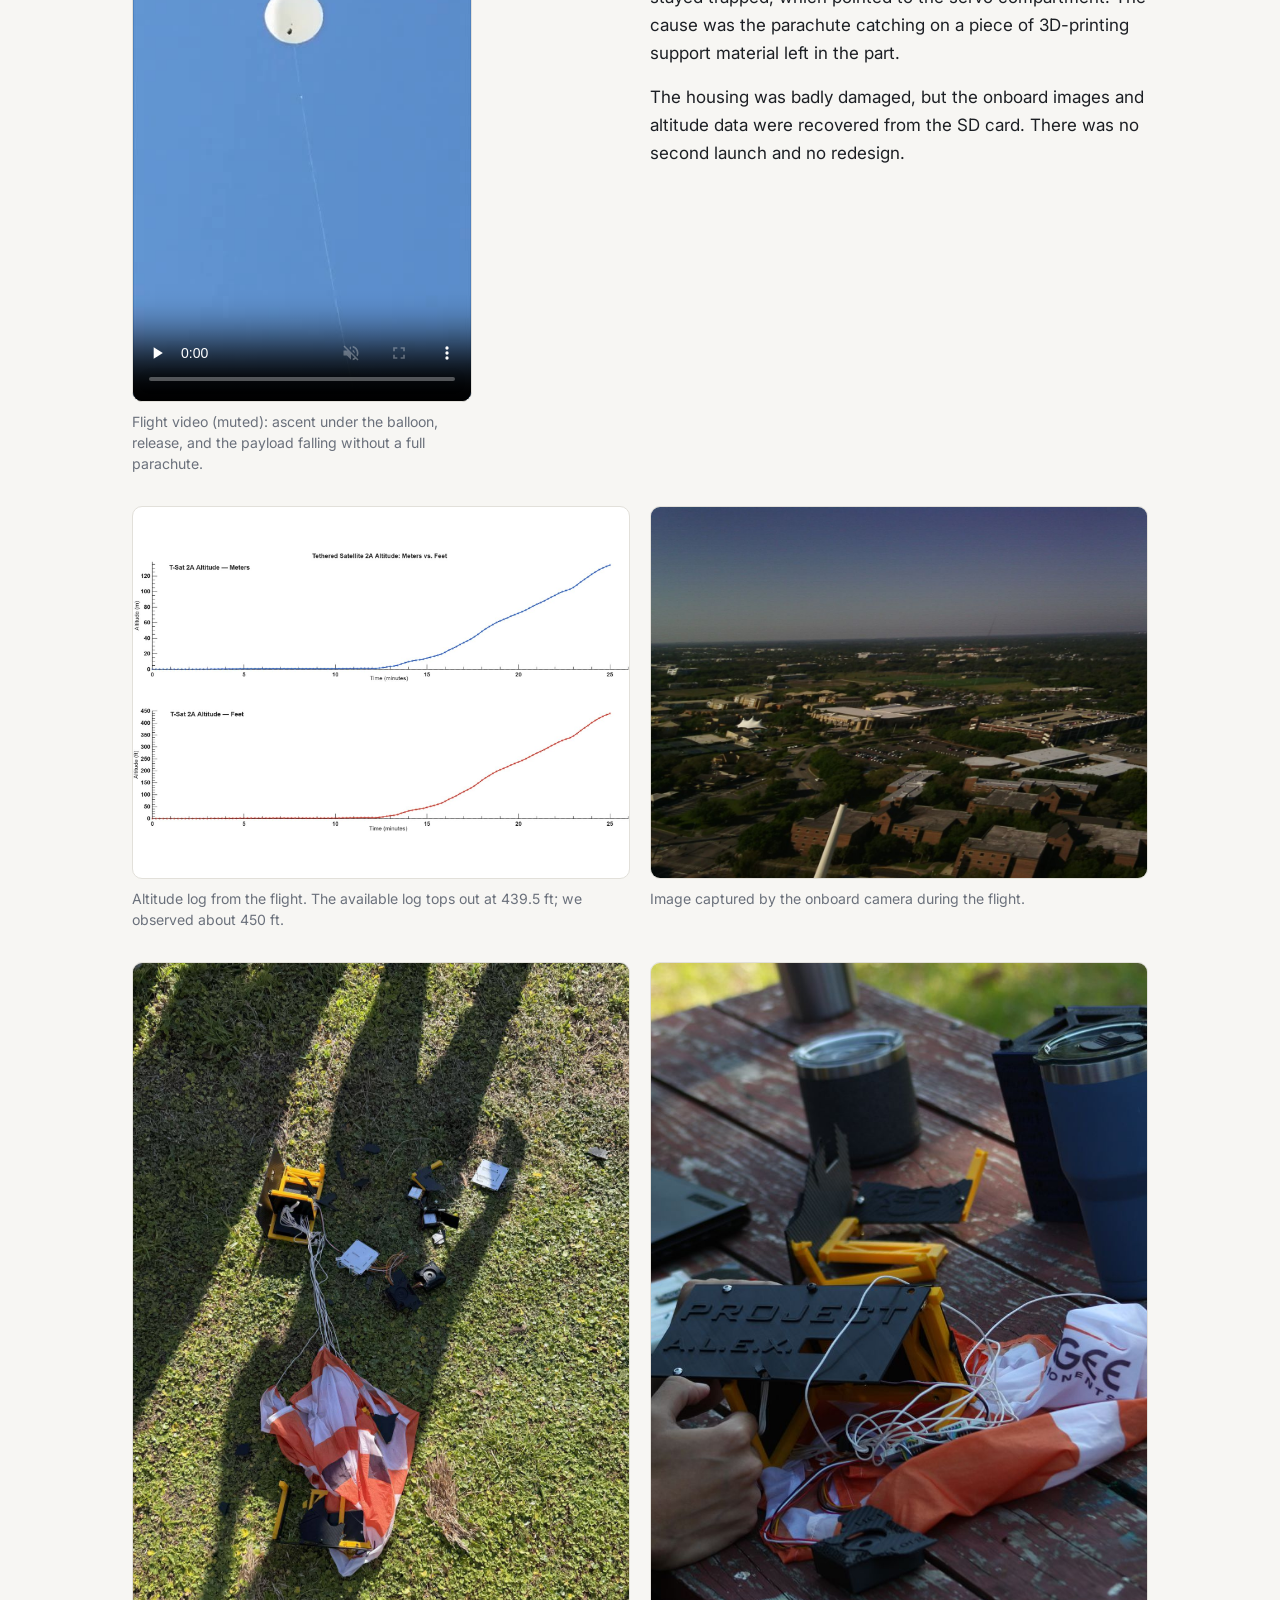
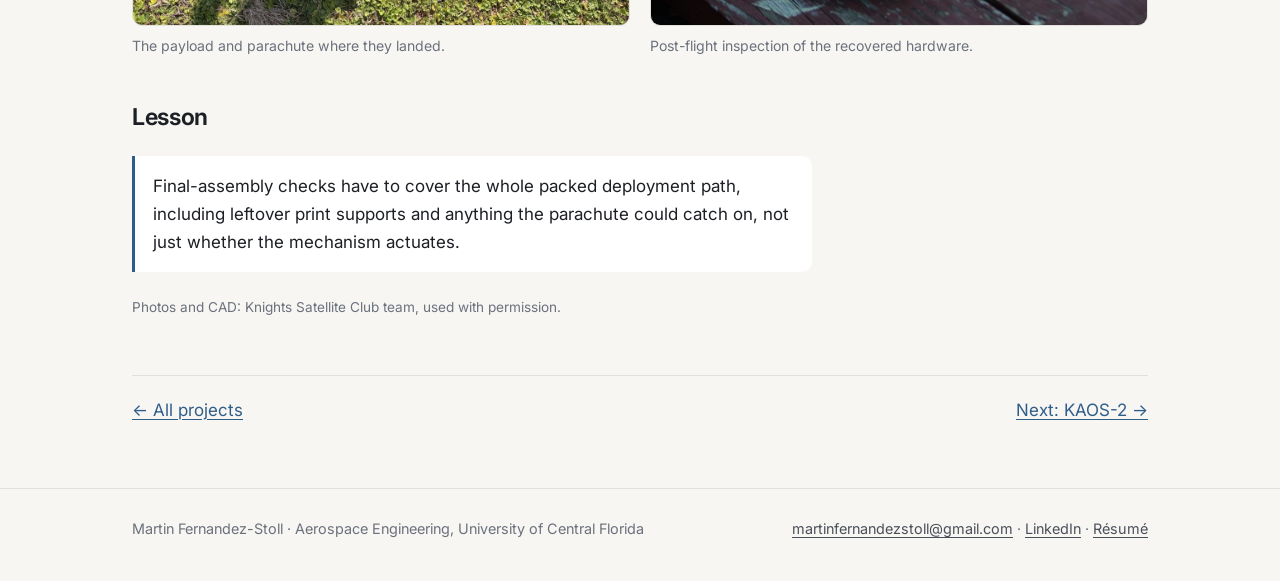
<file: tsat-2a.html>
<!doctype html>
<html lang="en">
<head>
<meta charset="utf-8">
<meta name="viewport" content="width=device-width, initial-scale=1">
<title>TSat-2A | Martin Fernandez-Stoll</title>
<meta name="description" content="Mechanical development and flight-test lessons from the TSat-2A tethered satellite.">
<link rel="preconnect" href="https://fonts.googleapis.com">
<link rel="preconnect" href="https://fonts.gstatic.com" crossorigin>
<link href="https://fonts.googleapis.com/css2?family=IBM+Plex+Mono:wght@500&family=Inter:wght@400;550;650;700&display=swap" rel="stylesheet">
<link rel="stylesheet" href="assets/css/style.css">
</head>
<body>
<header class="site-header">
  <div class="wrap">
    <a class="brand" href="index.html">Martin Fernandez-Stoll</a>
    <nav class="nav" aria-label="Main"><a href="index.html">Projects</a><a href="about.html">About</a><a href="assets/Martin_Fernandez-Stoll_Resume.pdf">Résumé</a><a href="https://www.linkedin.com/in/martinfernandezstoll" rel="noopener">LinkedIn</a><a href="mailto:martinfernandezstoll@gmail.com">Email</a></nav>
  </div>
</header>
<main class="wrap">

<section class="project-head">
  <p class="eyebrow">Project 01 · Knights Satellite Club</p>
  <h1>TSat-2A</h1>
  <p class="lede" style="margin-top:1rem">Mechanical development of a 2U tethered-satellite demonstrator, and what its 450-ft flight showed about the parachute release.</p>
  <dl class="facts"><div><dt>Role</dt><dd>Mechanical Team Lead</dd></div><div><dt>Dates</dt><dd>Aug 2025 – Mar 2026</dd></div><div><dt>Team</dt><dd>5-member mechanical team</dd></div><div><dt>Status</dt><dd>Flown Mar 28, 2026</dd></div></dl>
  <ul class="toc">
    <li><a href="#role">My role</a></li><li><a href="#decision">Release mechanism</a></li>
    <li><a href="#testing">Testing</a></li><li><a href="#flight">Flight and failure</a></li><li><a href="#lesson">Lesson</a></li>
  </ul>
</section>

<figure class="figure"><img src="assets/img/tsat-cad-open.jpg" alt="TSat-2A enclosure CAD with the side panel open, showing internal mounting" loading="lazy"><figcaption>TSat-2A enclosure CAD.</figcaption></figure>

<div class="prose">
<h2 id="role">My role</h2>
<p>I led a five-member mechanical team on TSat-2A. I designed the enclosure walls, the servo mounting board the release line ties into, and the mechanical PCB mounting. I also carried out the integration and assembly of every part. I supervised the camera mounts, the panel and top-panel system, and the deployment-line tensioning.</p>
<p>Alongside the hardware, I kept the mechanical requirements and the mass, volume and component budgets, and maintained CAD configuration control in Onshape.</p>
</div>

<div class="grid-2"><figure><img src="assets/img/tsat-cad-closed.jpg" alt="Closed TSat-2A enclosure CAD in black and yellow" class="contain" loading="lazy"><figcaption>Closed enclosure CAD.</figcaption></figure><figure><img src="assets/img/tsat-assembly.jpg" alt="TSat-2A hardware during assembly with the top panel lifted" class="wide" loading="lazy"><figcaption>Integration: the servo and top panel lifted above the enclosure during assembly.</figcaption></figure></div>

<div class="prose">
<h2 id="decision">Choosing the parachute release</h2>
<p>The payload had to hold its parachute securely on the way up and then release it on command. We chose a servo-driven cutter that cuts a fishing line holding the parachute compartment closed.</p>
<div class="table-scroll"><table>
<thead><tr><th>Option</th><th>Outcome</th></tr></thead>
<tbody>
<tr><td>Servo-driven fishing-line cutter</td><td><strong>Selected</strong> for low cost, materials we already had, lower weight, our schedule, and easier testing.</td></tr>
<tr><td>Burnwire release</td><td>Considered, not pursued.</td></tr>
<tr><td>Servo latch / hinge</td><td>Considered, not pursued.</td></tr>
</tbody></table></div>
<p>The housing was 3D-printed in PETG as two repeatable sections. The PCBs sat on heated inserts and standoffs so they could be removed and repositioned during integration.</p>

<h2 id="testing">Integration and testing</h2>
<p>I was responsible for checking that the line cut cleanly, that it held at the right tension so it wouldn't release early, and that the parachute came out correctly. Before flight, the team ran:</p>
<div class="table-scroll"><table>
<thead><tr><th>Test</th><th>What we learned</th></tr></thead>
<tbody>
<tr><td>Four-point retention test</td><td>The connection held beyond the range of our force gauge.</td></tr>
<tr><td>Dummy-housing drops from about 50 ft</td><td>The parachute extracted. This was a limited-height check, not the full flight setup.</td></tr>
<tr><td>20-minute integrated electronics and servo test</td><td>No data corruption, but the line did not cut.</td></tr>
<tr><td>Integrated PCB-in-housing dry run</td><td>Checked physical fit and communication with everything installed.</td></tr>
</tbody></table></div>
<p>A servo-panel floor cracked before launch, so we reinforced the bolt holes with epoxy and replaced the servo panel.</p>
</div>

<h2 id="flight">Flight and failure</h2>
<div class="grid-2">
  <figure class="video-wrap"><video controls muted playsinline preload="none" poster="assets/video/tsat-2a-flight-poster.jpg" width="480" height="852"><source src="assets/video/tsat-2a-flight.mp4" type="video/mp4"></video><figcaption>Flight video (muted): ascent under the balloon, release, and the payload falling without a full parachute.</figcaption></figure>
  <div class="prose">
    <p>TSat-2A flew on March 28, 2026, reaching about 450 ft on its tether. The first cut command was acknowledged but didn't cut the line. Separation happened later, but <strong>the parachute did not deploy</strong>.</p>
    <p>We reviewed the flight video and worked through the possible failure modes. Part of the parachute came out while the rest stayed trapped, which pointed to the servo compartment. The cause was the parachute catching on a piece of 3D-printing support material left in the part.</p>
    <p>The housing was badly damaged, but the onboard images and altitude data were recovered from the SD card. There was no second launch and no redesign.</p>
  </div>
</div>

<div class="grid-2"><figure><img src="assets/img/tsat-altitude.jpg" alt="Altitude versus time graph in meters and feet" class="contain" loading="lazy"><figcaption>Altitude log from the flight. The available log tops out at 439.5 ft; we observed about 450 ft.</figcaption></figure><figure><img src="assets/img/tsat-onboard.jpg" alt="Aerial view of the UCF campus from the payload camera" class="wide" loading="lazy"><figcaption>Image captured by the onboard camera during the flight.</figcaption></figure></div>

<div class="grid-2"><figure><img src="assets/img/tsat-recovery.jpg" alt="Damaged payload and tangled parachute on the grass after landing" class="tall" loading="lazy"><figcaption>The payload and parachute where they landed.</figcaption></figure><figure><img src="assets/img/tsat-recovery-table.jpg" alt="Team inspecting the recovered payload and parachute on a table" class="tall" loading="lazy"><figcaption>Post-flight inspection of the recovered hardware.</figcaption></figure></div>

<div class="prose">
<h2 id="lesson">Lesson</h2>
<div class="callout"><p>Final-assembly checks have to cover the whole packed deployment path, including leftover print supports and anything the parachute could catch on, not just whether the mechanism actuates.</p></div>
<p class="credits">Photos and CAD: Knights Satellite Club team, used with permission.</p>
</div>

<nav class="next-prev"><a href="index.html">← All projects</a><a href="kaos-2.html">Next: KAOS-2 →</a></nav>

</main>
<footer class="site-footer">
  <div class="wrap">
    <span>Martin Fernandez-Stoll · Aerospace Engineering, University of Central Florida</span>
    <span><a href="mailto:martinfernandezstoll@gmail.com">martinfernandezstoll@gmail.com</a> · <a href="https://www.linkedin.com/in/martinfernandezstoll" rel="noopener">LinkedIn</a> · <a href="assets/Martin_Fernandez-Stoll_Resume.pdf">Résumé</a></span>
  </div>
</footer>
</body>
</html>
</file>
<file: assets/css/style.css>
/* Martin Fernandez-Stoll — engineering portfolio */
:root {
  --bg: #f7f6f3;
  --surface: #ffffff;
  --ink: #1c1f24;
  --ink-2: #4a505a;
  --ink-3: #6b717c;
  --rule: #e2e0da;
  --accent: #2f5d8a;
  --accent-soft: #e6eef6;
  --warn-soft: #f6efe3;
  --warn-ink: #7a5214;
  --radius: 10px;
  --max: 1080px;
  --text: 680px;
  --sans: "Inter", system-ui, -apple-system, "Segoe UI", Roboto, sans-serif;
  --mono: "IBM Plex Mono", ui-monospace, SFMono-Regular, Menlo, monospace;
  color-scheme: light;
}
@media (prefers-color-scheme: dark) {
  :root:not([data-theme="light"]) {
    --bg: #15171b; --surface: #1d2025; --ink: #eceae6; --ink-2: #c3c0ba; --ink-3: #9a978f;
    --rule: #30333a; --accent: #8fb6dd; --accent-soft: #1f2c3a; --warn-soft: #2e2716; --warn-ink: #e3c27f;
    color-scheme: dark;
  }
}
:root[data-theme="dark"] {
  --bg: #15171b; --surface: #1d2025; --ink: #eceae6; --ink-2: #c3c0ba; --ink-3: #9a978f;
  --rule: #30333a; --accent: #8fb6dd; --accent-soft: #1f2c3a; --warn-soft: #2e2716; --warn-ink: #e3c27f;
  color-scheme: dark;
}

* { box-sizing: border-box; }
html { -webkit-text-size-adjust: 100%; }
body {
  margin: 0; background: var(--bg); color: var(--ink);
  font: 400 17px/1.65 var(--sans);
}
img, video { max-width: 100%; display: block; }
a { color: var(--accent); text-underline-offset: 3px; }
a:hover { text-decoration-thickness: 2px; }
h1, h2, h3 { line-height: 1.2; letter-spacing: -0.015em; margin: 0; }
h1 { font-size: clamp(2rem, 4.5vw, 3rem); font-weight: 700; }
h2 { font-size: 1.45rem; font-weight: 650; margin-top: 3rem; margin-bottom: .75rem; }
h3 { font-size: 1.05rem; font-weight: 650; margin-top: 1.75rem; margin-bottom: .4rem; }
p { margin: 0 0 1rem; }
.wrap { max-width: var(--max); margin: 0 auto; padding: 0 16px; }
@media (min-width: 720px) { .wrap { padding: 0 32px; } }
.prose { max-width: var(--text); }
.eyebrow {
  font: 500 .78rem/1 var(--mono); text-transform: uppercase; letter-spacing: .08em;
  color: var(--ink-3); margin-bottom: .9rem;
}
.lede { font-size: 1.18rem; color: var(--ink-2); max-width: 640px; }

/* header */
.site-header { border-bottom: 1px solid var(--rule); background: var(--bg); }
.site-header .wrap { display: flex; align-items: center; justify-content: space-between; gap: 16px; min-height: 64px; flex-wrap: wrap; }
.brand { font-weight: 650; color: var(--ink); text-decoration: none; letter-spacing: -.01em; }
.nav { display: flex; gap: 20px; flex-wrap: wrap; font-size: .95rem; }
.nav a { color: var(--ink-2); text-decoration: none; padding: 6px 0; }
.nav a:hover, .nav a[aria-current="page"] { color: var(--ink); text-decoration: underline; }

/* home */
.hero { padding: 56px 0 40px; display: grid; gap: 32px; }
@media (min-width: 880px) { .hero { grid-template-columns: 1.1fr .9fr; align-items: center; padding: 72px 0 56px; } }
.hero figure { margin: 0; }
.hero img { border-radius: var(--radius); width: 100%; aspect-ratio: 1/1; max-height: 520px; object-fit: cover; object-position: 50% 62%; }
.hero .actions { display: flex; gap: 12px; flex-wrap: wrap; margin-top: 1.5rem; }
.btn {
  display: inline-block; padding: 10px 18px; border-radius: 999px; font-weight: 550; font-size: .95rem;
  text-decoration: none; border: 1px solid var(--accent); color: var(--accent);
}
.btn.primary { background: var(--accent); color: var(--surface); }
.section-title { display: flex; align-items: baseline; justify-content: space-between; gap: 16px; margin-top: 2rem; }
.cards { display: grid; gap: 24px; margin: 1.25rem 0 3rem; }
@media (min-width: 720px) { .cards { grid-template-columns: repeat(3, 1fr); } }
.card {
  background: var(--surface); border: 1px solid var(--rule); border-radius: var(--radius);
  overflow: hidden; text-decoration: none; color: inherit; display: flex; flex-direction: column;
  transition: border-color .15s, transform .15s;
}
.card:hover { border-color: var(--accent); transform: translateY(-2px); }
.card img { aspect-ratio: 4/3; object-fit: cover; width: 100%; background: var(--rule); }
.card .body { padding: 18px 18px 20px; display: flex; flex-direction: column; gap: 6px; flex: 1; }
.card h3 { margin: 0; font-size: 1.15rem; }
.card .sub { color: var(--ink-2); font-size: .95rem; }
.card .meta { font: 500 .78rem/1.5 var(--mono); color: var(--ink-3); margin-top: auto; padding-top: 10px; }
.status {
  display: inline-block; font: 500 .74rem/1 var(--mono); letter-spacing: .03em; padding: 6px 9px;
  border-radius: 999px; background: var(--accent-soft); color: var(--accent); align-self: flex-start;
}
.status.open { background: var(--warn-soft); color: var(--warn-ink); }
.note-band { border-top: 1px solid var(--rule); padding: 28px 0 8px; color: var(--ink-2); }

/* project pages */
.project-head { padding: 48px 0 8px; }
.facts {
  display: grid; gap: 1px; background: var(--rule); border: 1px solid var(--rule); border-radius: var(--radius);
  overflow: hidden; margin: 28px 0 8px;
}
@media (min-width: 720px) { .facts { grid-template-columns: repeat(4, 1fr); } }
.facts div { background: var(--surface); padding: 14px 16px; }
.facts dt { font: 500 .72rem/1 var(--mono); text-transform: uppercase; letter-spacing: .07em; color: var(--ink-3); margin-bottom: 6px; }
.facts dd { margin: 0; font-size: .95rem; }
.toc { display: flex; flex-wrap: wrap; gap: 8px 18px; font-size: .9rem; margin: 18px 0 0; padding: 0; list-style: none; }
.toc a { color: var(--ink-2); }
.figure { margin: 2rem 0; }
.figure img, .figure video { width: 100%; max-height: 560px; object-fit: contain; border-radius: var(--radius); background: #fff; border: 1px solid var(--rule); }
.figure figcaption, .grid-2 figcaption { font-size: .88rem; color: var(--ink-3); margin-top: .55rem; line-height: 1.5; }
.grid-2 { display: grid; gap: 20px; margin: 2rem 0; }
@media (min-width: 720px) { .grid-2 { grid-template-columns: 1fr 1fr; } }
.grid-2 figure { margin: 0; }
.grid-2 img, .grid-2 video { width: 100%; border-radius: var(--radius); border: 1px solid var(--rule); background: var(--surface); }
.grid-2 .tall { aspect-ratio: 3/4; object-fit: cover; }
.grid-2 .wide { aspect-ratio: 4/3; object-fit: cover; }
.grid-2 .contain { aspect-ratio: 4/3; object-fit: contain; background: #fff; }
.video-wrap { max-width: 340px; }
.video-wrap video { aspect-ratio: 480/852; height: auto; background: #000; }
table { border-collapse: collapse; width: 100%; font-size: .94rem; margin: 1rem 0 1.5rem; }
th, td { text-align: left; padding: 10px 12px; border-bottom: 1px solid var(--rule); vertical-align: top; }
th { font: 500 .74rem/1.3 var(--mono); text-transform: uppercase; letter-spacing: .06em; color: var(--ink-3); }
.table-scroll { overflow-x: auto; }
ul.clean { padding-left: 1.15rem; margin: 0 0 1rem; }
ul.clean li { margin-bottom: .4rem; }
.callout {
  border-left: 3px solid var(--accent); background: var(--surface); padding: 16px 18px; border-radius: 0 var(--radius) var(--radius) 0;
  margin: 1.5rem 0;
}
.callout p:last-child { margin: 0; }
.next-prev { display: flex; justify-content: space-between; gap: 16px; border-top: 1px solid var(--rule); margin-top: 3.5rem; padding-top: 20px; flex-wrap: wrap; }
.credits { font-size: .85rem; color: var(--ink-3); margin-top: 1.5rem; }

/* footer */
.site-footer { border-top: 1px solid var(--rule); margin-top: 64px; padding: 28px 0 40px; color: var(--ink-3); font-size: .9rem; }
.site-footer .wrap { display: flex; gap: 12px 28px; flex-wrap: wrap; justify-content: space-between; }
.site-footer a { color: var(--ink-2); }

/* about page */
.about-hero { padding: 48px 0 8px; display: grid; gap: 32px; }
@media (min-width: 880px) { .about-hero { grid-template-columns: 1.25fr .9fr; align-items: start; padding-top: 64px; } }
.glance { background: var(--surface); border: 1px solid var(--rule); border-radius: var(--radius); padding: 8px 22px 22px; }
.glance-row { display: grid; grid-template-columns: 104px 1fr; gap: 12px; padding: 14px 0; border-bottom: 1px solid var(--rule); font-size: .95rem; }
.glance-row .k { font: 500 .72rem/1.6 var(--mono); text-transform: uppercase; letter-spacing: .07em; color: var(--ink-3); }
.glance-actions { display: flex; gap: 10px; flex-wrap: wrap; margin-top: 18px; }
.timeline { list-style: none; margin: 1rem 0 0; padding: 0; border-left: 2px solid var(--rule); }
.timeline li { position: relative; display: grid; gap: 4px 28px; padding: 0 0 26px 26px; }
@media (min-width: 720px) { .timeline li { grid-template-columns: 170px 1fr; } }
.timeline li::before { content: ""; position: absolute; left: -9px; top: 6px; width: 12px; height: 12px; border-radius: 50%; background: var(--bg); border: 2px solid var(--accent); }
.timeline .when { font: 500 .8rem/1.9 var(--mono); color: var(--ink-3); }
.timeline h3 { margin: 0 0 .25rem; }
.timeline p { margin: 0; color: var(--ink-2); font-size: .97rem; }
.stats { display: grid; grid-template-columns: repeat(2, 1fr); gap: 14px; margin: 1.75rem 0; }
@media (min-width: 880px) { .stats { grid-template-columns: repeat(4, 1fr); } }
.stat { background: var(--surface); border: 1px solid var(--rule); border-radius: var(--radius); padding: 18px; display: flex; flex-direction: column; gap: 6px; }
.stat .num { font-size: 1.75rem; font-weight: 700; letter-spacing: -.02em; color: var(--accent); line-height: 1.1; }
.stat .lbl { font-size: .88rem; color: var(--ink-2); line-height: 1.4; }
.feature { display: grid; gap: 28px; background: var(--surface); border: 1px solid var(--rule); border-radius: var(--radius); padding: 24px; margin: 0 0 20px; }
@media (min-width: 880px) { .feature { grid-template-columns: 1.4fr 1fr; padding: 32px; } }
.feature h3, .mini h3 { margin-top: 0; }
.feature p:last-child, .mini p:last-child { margin-bottom: 0; }
.flow { list-style: none; margin: 0; padding: 0; display: flex; flex-direction: column; gap: 0; align-self: center; }
.flow li { position: relative; display: flex; gap: 12px; align-items: center; background: var(--accent-soft); border-radius: 8px; padding: 12px 14px; font-size: .93rem; margin-bottom: 22px; }
.flow li:not(:last-child)::after { content: ""; position: absolute; left: 27px; bottom: -18px; width: 2px; height: 14px; background: var(--accent); opacity: .5; }
.flow li:last-child { margin-bottom: 0; }
.flow .step { flex: none; width: 26px; height: 26px; border-radius: 50%; background: var(--accent); color: var(--surface); display: grid; place-items: center; font: 600 .8rem/1 var(--mono); }
.feature-grid { display: grid; gap: 20px; }
@media (min-width: 720px) { .feature-grid { grid-template-columns: 1fr 1fr; } }
.mini { background: var(--surface); border: 1px solid var(--rule); border-radius: var(--radius); padding: 24px; }
.mini p { color: var(--ink-2); font-size: .97rem; }
.tool-grid { display: grid; gap: 12px; margin-top: 1rem; }
@media (min-width: 600px) { .tool-grid { grid-template-columns: repeat(2, 1fr); } }
@media (min-width: 960px) { .tool-grid { grid-template-columns: repeat(3, 1fr); } }
.tool { border: 1px solid var(--rule); border-radius: var(--radius); padding: 14px 16px; display: flex; flex-direction: column; gap: 4px; background: var(--surface); }
.tool .tname { font-weight: 650; }
.tool .tuse { font-size: .9rem; color: var(--ink-2); }
.cta-band { margin-top: 3.5rem; background: var(--accent-soft); border-radius: var(--radius); padding: 28px; display: flex; gap: 20px 32px; flex-wrap: wrap; align-items: center; justify-content: space-between; }
.cta-band .glance-actions { margin-top: 0; }
.side-facts { margin: 0; align-self: center; display: grid; gap: 1px; background: var(--rule); border: 1px solid var(--rule); border-radius: 8px; overflow: hidden; }
.side-facts div { background: var(--accent-soft); padding: 12px 16px; }
.side-facts dt { font: 500 .7rem/1.4 var(--mono); text-transform: uppercase; letter-spacing: .07em; color: var(--ink-3); }
.side-facts dd { margin: 2px 0 0; font-weight: 600; }
.side-facts div:first-child dd { font-size: 1.75rem; font-weight: 700; color: var(--accent); line-height: 1.1; }
.chips { list-style: none; padding: 0; margin: .5rem 0 0; display: flex; flex-wrap: wrap; gap: 8px; }
.chips li { font-size: .82rem; padding: 6px 11px; border-radius: 999px; background: var(--accent-soft); color: var(--accent); }
.program { border-top: 1px solid var(--rule); padding-top: 36px; margin-top: 8px; }
.pillars { display: grid; gap: 16px; margin-top: 1.25rem; }
@media (min-width: 720px) { .pillars { grid-template-columns: repeat(3, 1fr); } }
.pillar { display: block; text-decoration: none; color: inherit; background: var(--surface); border: 1px solid var(--rule); border-radius: var(--radius); padding: 20px; transition: border-color .15s; }
.pillar:hover { border-color: var(--accent); }
.pillar .pnum { font: 500 .78rem/1 var(--mono); color: var(--accent); }
.pillar h3 { margin: .6rem 0 .4rem; }
.pillar p { margin: 0; font-size: .94rem; color: var(--ink-2); }
</file>
